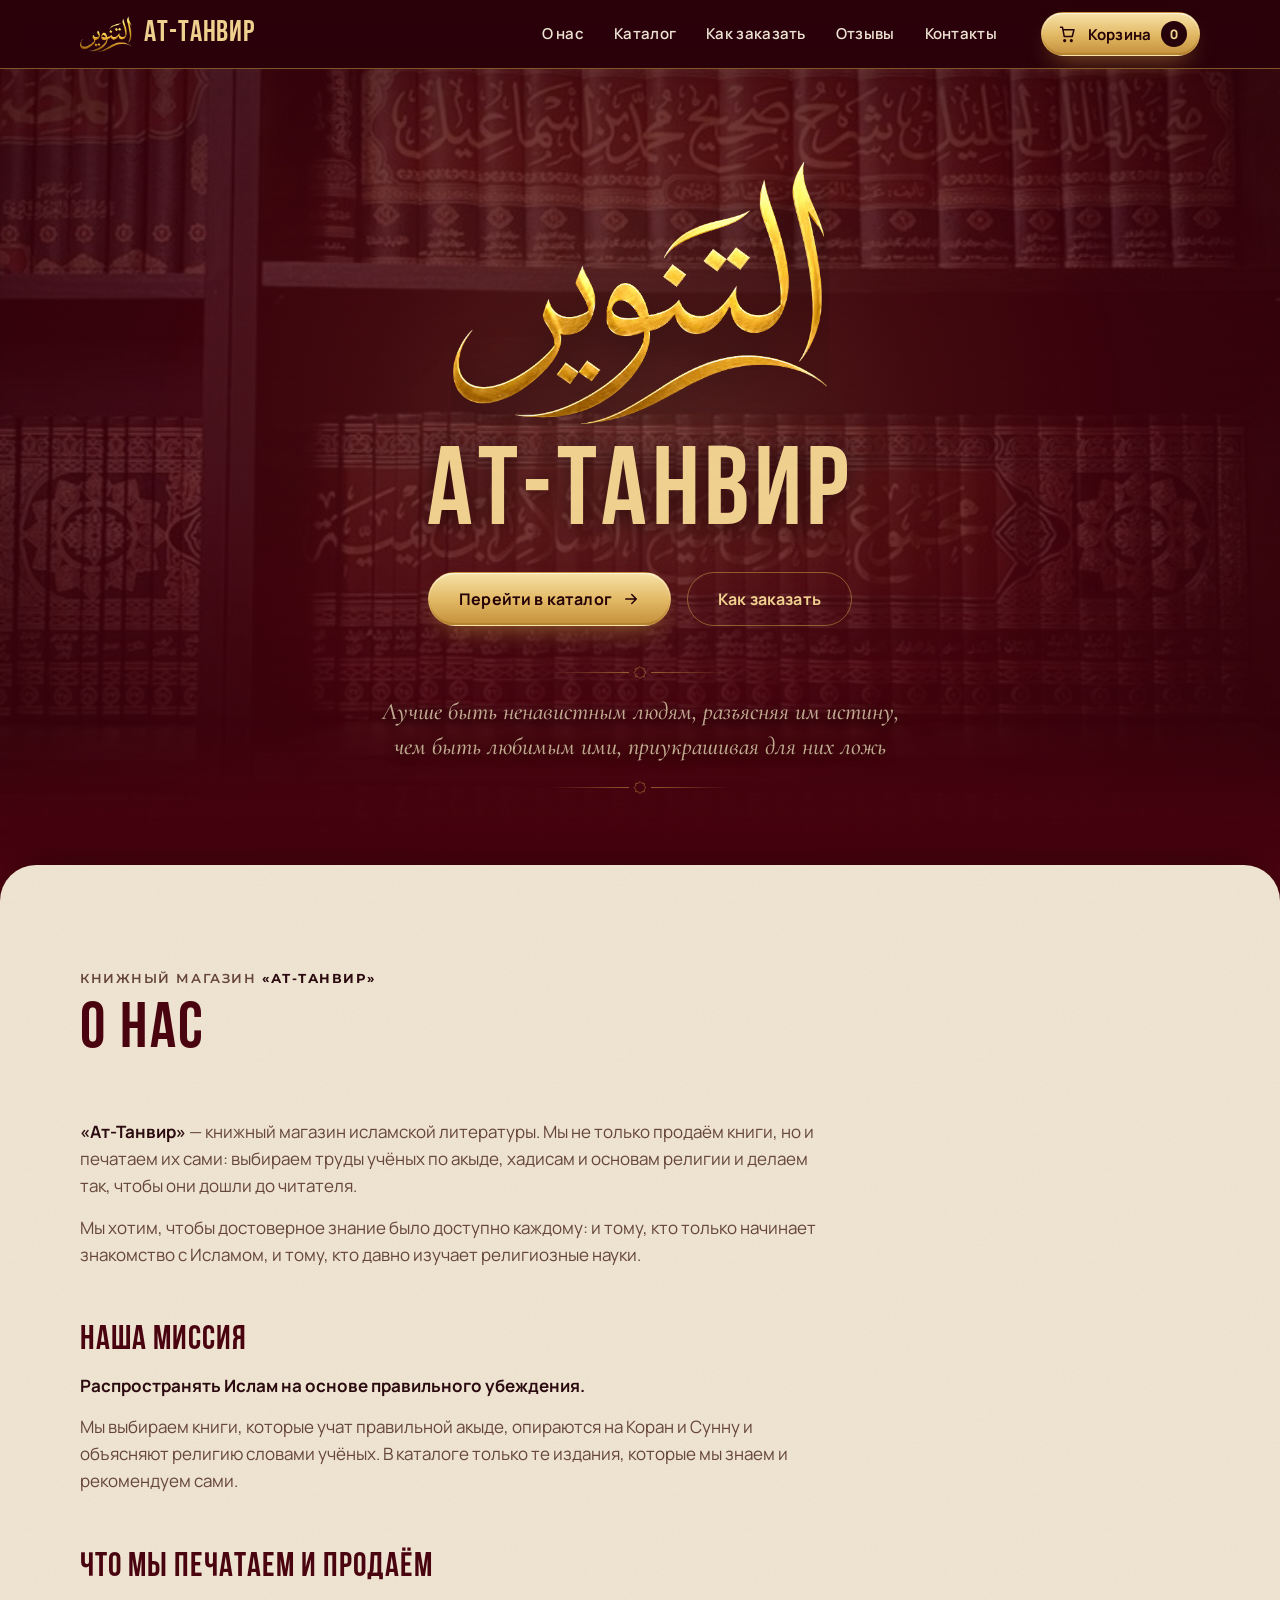
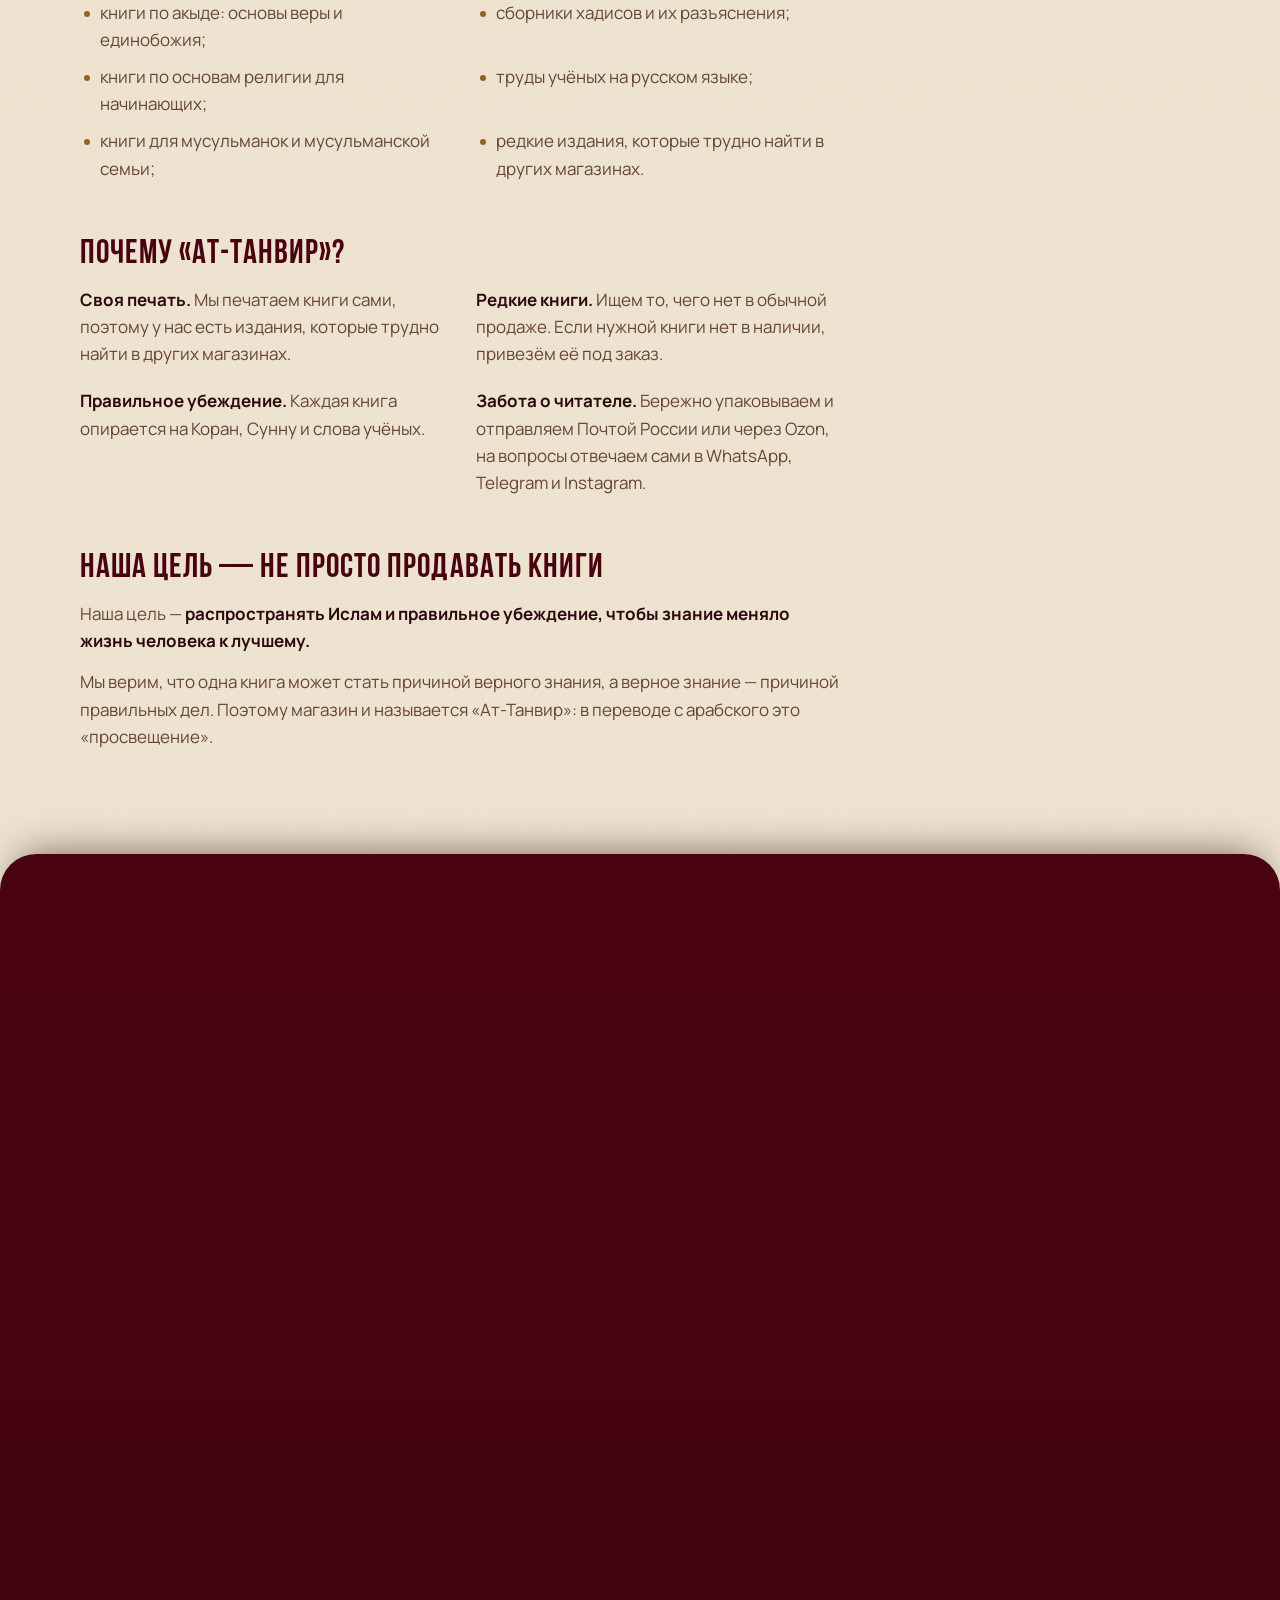
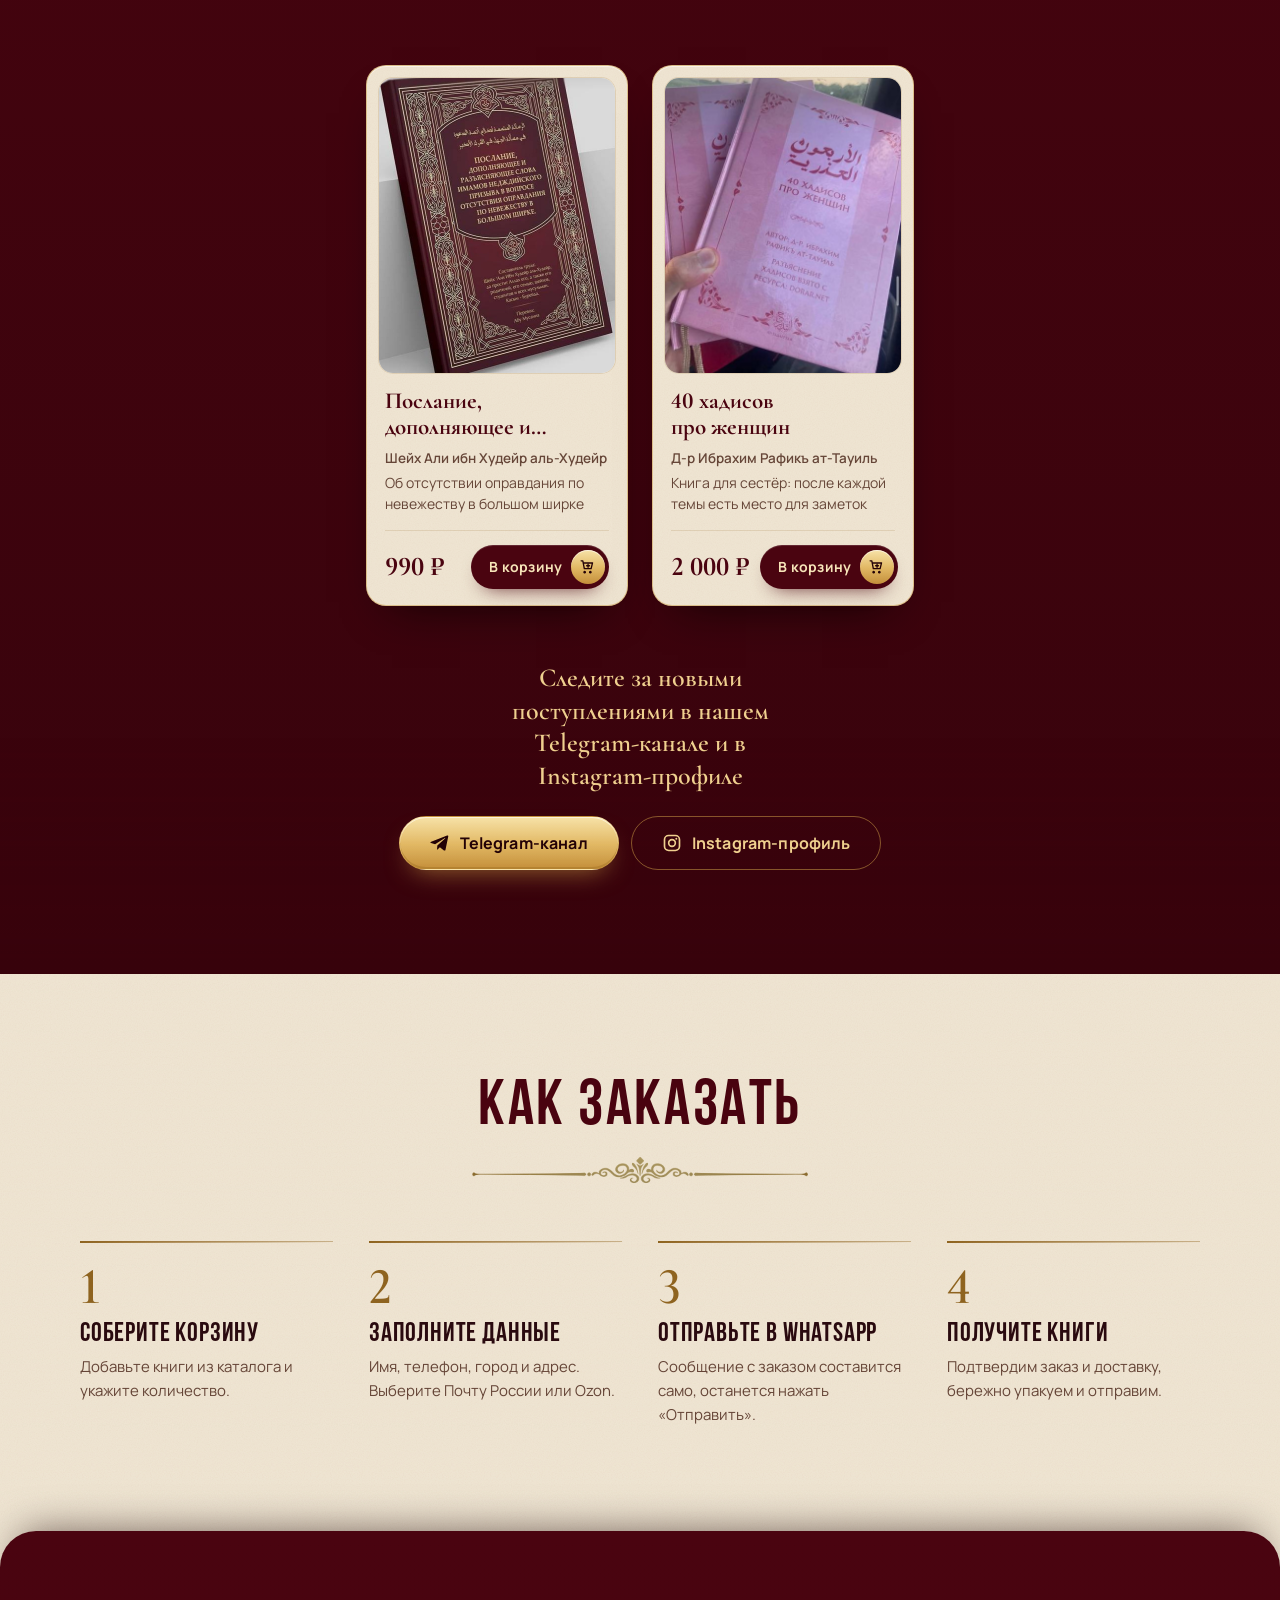
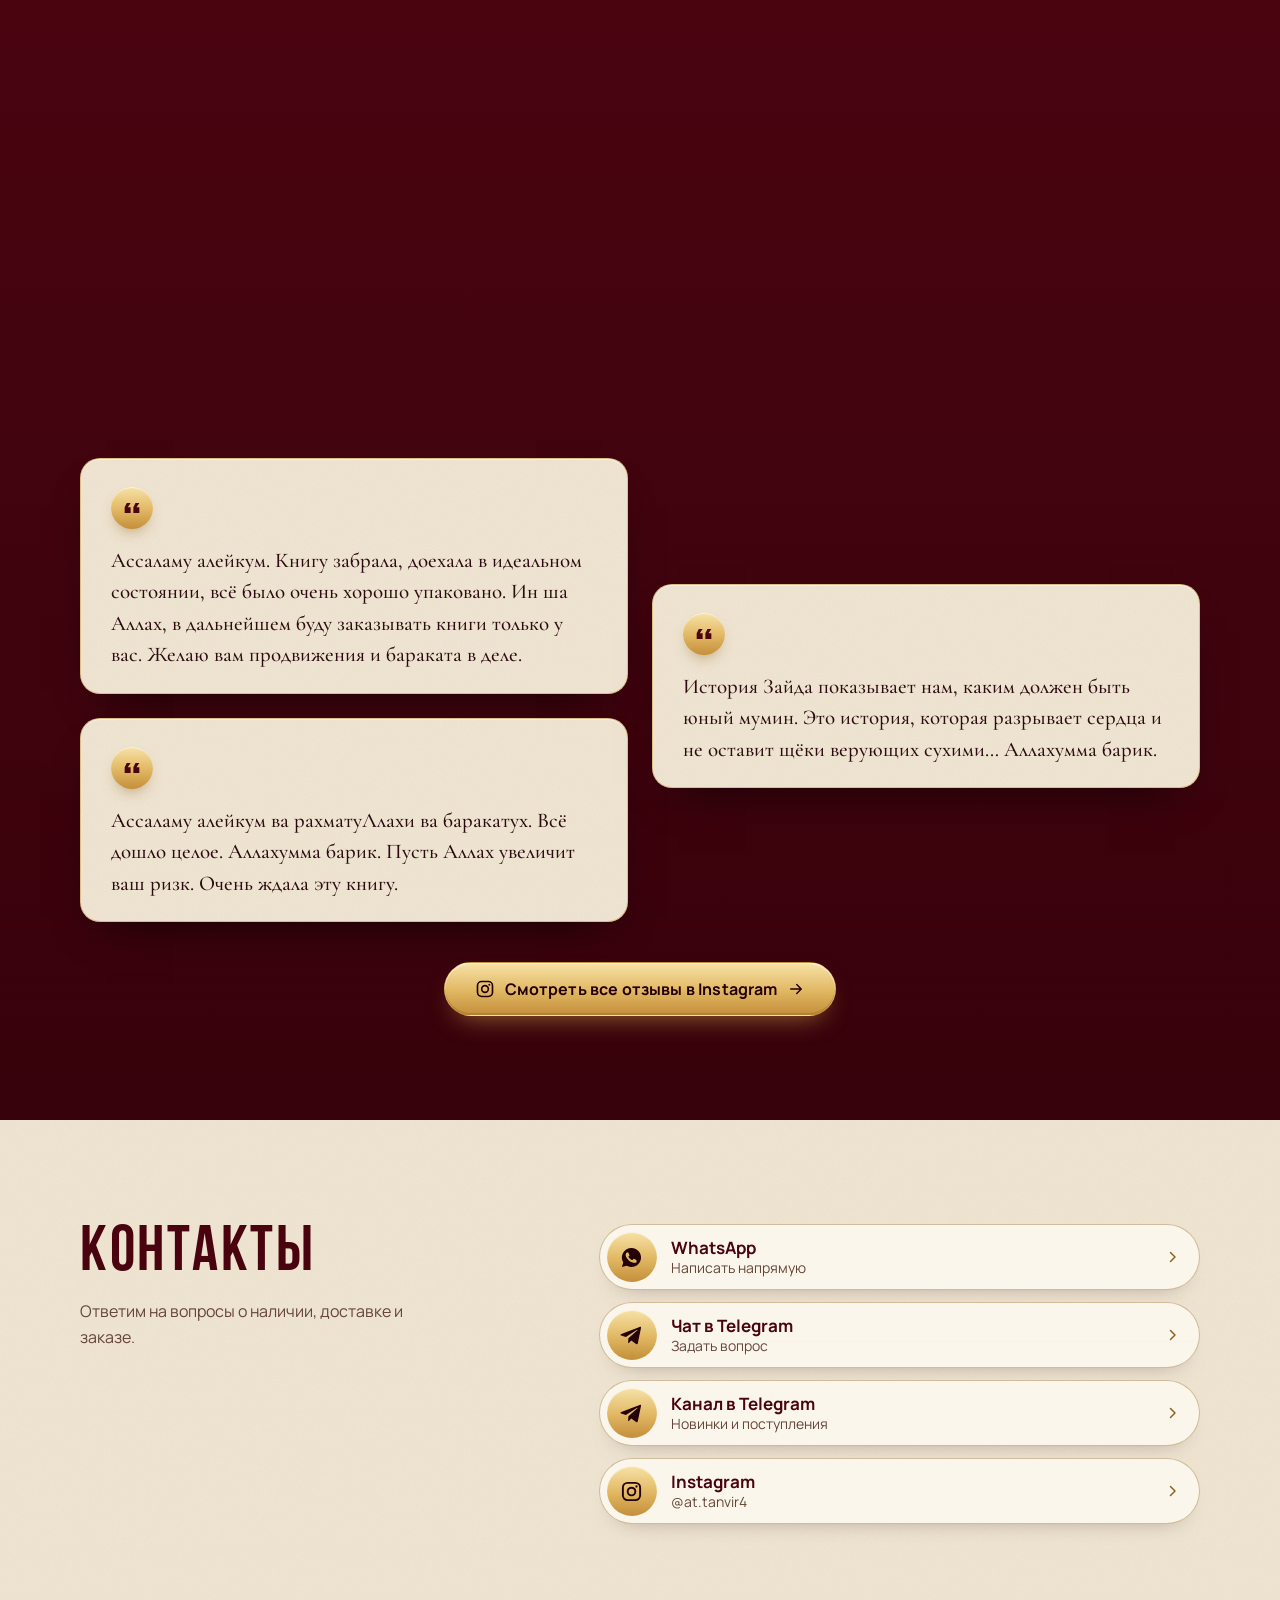
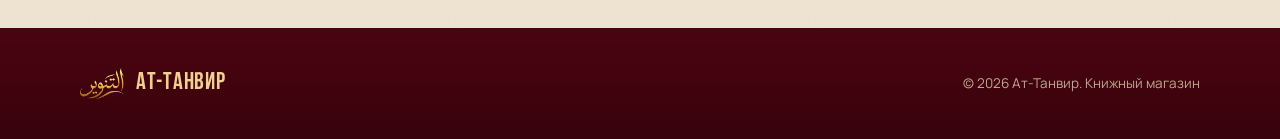
<file: index.html>
<!doctype html>
<html lang="ru">
<head>
  <meta charset="utf-8">
  <meta name="viewport" content="width=device-width, initial-scale=1">
  <title>Ат-Танвир — книжный магазин</title>
  <meta name="description" content="Ат-Танвир — книжный магазин исламской литературы. Доставка Почтой России и Ozon.">
  <meta name="theme-color" content="#26020a">
  <!-- Превью ссылки в WhatsApp, Telegram и соцсетях. Картинка 1200×630, адреса только полные -->
  <meta property="og:type" content="website">
  <meta property="og:site_name" content="Ат-Танвир">
  <meta property="og:locale" content="ru_RU">
  <meta property="og:url" content="https://xuz4ima-sketch.github.io/at-tanvir/">
  <meta property="og:title" content="Ат-Танвир — книжный магазин исламской литературы">
  <meta property="og:description" content="Книги по акыде, хадисам и основам религии. Своя печать, доставка Почтой России и Ozon.">
  <meta property="og:image" content="https://xuz4ima-sketch.github.io/at-tanvir/img/og-image.jpg">
  <meta property="og:image:type" content="image/jpeg">
  <meta property="og:image:width" content="1200">
  <meta property="og:image:height" content="630">
  <meta property="og:image:alt" content="Ат-Танвир — книжный магазин исламской литературы">
  <meta name="twitter:card" content="summary_large_image">
  <link rel="icon" type="image/png" href="img/favicon.png">
  <link rel="apple-touch-icon" href="img/apple-touch-icon.png">
  <link rel="preconnect" href="https://fonts.googleapis.com">
  <link rel="preconnect" href="https://fonts.gstatic.com" crossorigin>
  <link href="https://fonts.googleapis.com/css2?family=Cormorant+Garamond:ital,wght@0,500;0,600;0,700;1,500;1,600&family=Manrope:wght@400;500;600;700;800&family=Montserrat:wght@600;700&display=swap" rel="stylesheet">
  <link rel="preload" href="fonts/BebasNeue-Bold.woff" as="font" type="font/woff" crossorigin>
  <!-- Флаг для CSS: скрипт есть, элементы можно прятать до появления на экране -->
  <script>document.documentElement.classList.add("js")</script>
  <link rel="stylesheet" href="css/style.css?v=38c9e75b">
</head>
<body>

<header class="header" id="top">
  <div class="container header__inner">
    <a class="brand" href="#top" aria-label="Ат-Танвир — на главную">
      <img class="brand__mark" src="img/calligraphy.png" alt="" width="52" height="37">
      <span class="brand__name">Ат-Танвир</span>
    </a>
    <nav class="nav" id="siteNav" aria-label="Разделы сайта">
      <a href="#about">О нас</a>
      <a href="#catalog">Каталог</a>
      <a href="#how">Как заказать</a>
      <a href="#reviews">Отзывы</a>
      <a href="#contacts">Контакты</a>
    </nav>
    <button class="cart-btn" id="openCart" type="button" aria-label="Открыть корзину">
      <svg viewBox="0 0 24 24" width="20" height="20" aria-hidden="true"><path fill="none" stroke="currentColor" stroke-width="1.8" stroke-linecap="round" stroke-linejoin="round" d="M3 4h2.4l2.1 11h9.6l2-8H6.2M9 20a1 1 0 1 0 0 .01M17 20a1 1 0 1 0 0 .01"/></svg>
      <span class="cart-btn__label">Корзина</span>
      <span class="cart-btn__count" id="cartCount" aria-live="polite">0</span>
    </button>
    <!-- Кнопка меню: на телефоне и планшете, где разделы не помещаются в шапку -->
    <button class="menu-btn" id="menuBtn" type="button" aria-label="Открыть меню" aria-expanded="false" aria-controls="siteNav">
      <span class="menu-btn__bars" aria-hidden="true"></span>
    </button>
  </div>
</header>

<main class="stack">
  <section class="hero">
    <div class="hero__photo" aria-hidden="true"></div>
    <div class="hero__bg" aria-hidden="true"><div class="hero__layer"></div></div>
    <div class="container hero__inner">
      <div class="hero__art">
        <img class="hero__calligraphy" src="img/calligraphy.png" alt="Ат-Танвир, арабская каллиграфия" width="1199" height="843">
      </div>
      <div class="hero__text">
        <h1 class="hero__title">Ат-Танвир</h1>
        <div class="hero__actions">
          <a class="btn btn--gold" href="#catalog">
            Перейти в каталог
            <svg viewBox="0 0 24 24" width="18" height="18" aria-hidden="true"><path fill="none" stroke="currentColor" stroke-width="2" stroke-linecap="round" stroke-linejoin="round" d="M5 12h14M13 6l6 6-6 6"/></svg>
          </a>
          <a class="btn btn--ghost" href="#how">Как заказать</a>
        </div>
        <figure class="epigraph">
          <blockquote>Лучше быть ненавистным людям, разъясняя им истину, чем быть любимым ими, приукрашивая для них ложь</blockquote>
        </figure>
      </div>
    </div>
  </section>

  <section class="section section--alt" id="about">
    <div class="container">
      <div class="section__head section__head--left reveal">
        <p class="eyebrow">Книжный магазин <strong>«Ат-Танвир»</strong></p>
        <h2 class="section__title">О нас</h2>
      </div>
      <div class="about">
        <div class="about__intro reveal">
          <p><strong>«Ат-Танвир»</strong> — книжный магазин исламской литературы. Мы не только продаём книги, но и печатаем их сами: выбираем труды учёных по акыде, хадисам и основам религии и делаем так, чтобы они дошли до читателя.</p>
          <p>Мы хотим, чтобы достоверное знание было доступно каждому: и тому, кто только начинает знакомство с Исламом, и тому, кто давно изучает религиозные науки.</p>
        </div>

        <div class="about__block reveal">
          <h3 class="about__title">Наша миссия</h3>
          <p><strong>Распространять Ислам на основе правильного убеждения.</strong></p>
          <p>Мы выбираем книги, которые учат правильной акыде, опираются на Коран и Сунну и объясняют религию словами учёных. В каталоге только те издания, которые мы знаем и рекомендуем сами.</p>
        </div>

        <div class="about__block reveal">
          <h3 class="about__title">Что мы печатаем и продаём</h3>
          <ul class="about__list">
            <li>книги по акыде: основы веры и единобожия;</li>
            <li>сборники хадисов и их разъяснения;</li>
            <li>книги по основам религии для начинающих;</li>
            <li>труды учёных на русском языке;</li>
            <li>книги для мусульманок и мусульманской семьи;</li>
            <li>редкие издания, которые трудно найти в других магазинах.</li>
          </ul>
        </div>

        <div class="about__block reveal">
          <h3 class="about__title">Почему «Ат-Танвир»?</h3>
          <ul class="about__points">
            <li><strong>Своя печать.</strong> Мы печатаем книги сами, поэтому у нас есть издания, которые трудно найти в других магазинах.</li>
            <li><strong>Редкие книги.</strong> Ищем то, чего нет в обычной продаже. Если нужной книги нет в наличии, привезём её под заказ.</li>
            <li><strong>Правильное убеждение.</strong> Каждая книга опирается на Коран, Сунну и слова учёных.</li>
            <li><strong>Забота о читателе.</strong> Бережно упаковываем и отправляем Почтой России или через Ozon, на вопросы отвечаем сами в WhatsApp, Telegram и Instagram.</li>
          </ul>
        </div>

        <div class="about__block reveal">
          <h3 class="about__title">Наша цель — не просто продавать книги</h3>
          <p>Наша цель — <strong>распространять Ислам и правильное убеждение, чтобы знание меняло жизнь человека к лучшему.</strong></p>
          <p>Мы верим, что одна книга может стать причиной верного знания, а верное знание — причиной правильных дел. Поэтому магазин и называется «Ат-Танвир»: в переводе с арабского это «просвещение».</p>
        </div>
      </div>
    </div>
  </section>

  <!-- Каталог и «Как заказать» один лист: при прокрутке идут вместе, без наложения друг на друга -->
  <div class="stack__group">
  <section class="section" id="catalog">
    <div class="container">
      <div class="section__head reveal">
        <h2 class="section__title">Каталог</h2>
        <img class="ornament" src="img/divider.png" alt="" width="2040" height="180">
      </div>
      <div class="books" id="catalogGrid"></div>
      <div class="follow reveal">
        <p class="follow__text">Следите за новыми поступлениями в нашем Telegram-канале и в Instagram-профиле</p>
        <div class="follow__actions">
          <a class="btn btn--gold" id="followTelegram" href="https://t.me/prosveshcheniye76" target="_blank" rel="noopener noreferrer">
            <svg class="btn__icon" viewBox="0 0 24 24" width="20" height="20" aria-hidden="true"><path fill="currentColor" d="M21.9 4.2 18.6 20c-.2 1.1-.9 1.4-1.8.9l-5-3.7-2.4 2.3c-.3.3-.5.5-1 .5l.4-5.1 9.3-8.4c.4-.4-.1-.6-.6-.2L6.1 13.5 1.2 12c-1.1-.3-1.1-1 .2-1.6L20.5 3c.9-.3 1.7.2 1.4 1.2Z"/></svg>
            Telegram-канал
          </a>
          <a class="btn btn--ghost" id="followInstagram" href="https://www.instagram.com/at.tanvir4/" target="_blank" rel="noopener noreferrer">
            <svg class="btn__icon" viewBox="0 0 24 24" width="20" height="20" aria-hidden="true"><rect x="3" y="3" width="18" height="18" rx="5" fill="none" stroke="currentColor" stroke-width="2"/><circle cx="12" cy="12" r="4" fill="none" stroke="currentColor" stroke-width="2"/><circle cx="17.2" cy="6.8" r="1.2" fill="currentColor"/></svg>
            Instagram-профиль
          </a>
        </div>
      </div>
    </div>
  </section>

  <section class="section section--alt" id="how">
    <div class="container">
      <div class="section__head reveal">
        <h2 class="section__title">Как заказать</h2>
        <img class="ornament" src="img/divider.png" alt="" width="2040" height="180">
      </div>
      <ol class="steps">
        <li class="step reveal">
          <h3 class="step__title">Соберите корзину</h3>
          <p class="step__text">Добавьте книги из каталога и укажите количество.</p>
        </li>
        <li class="step reveal">
          <h3 class="step__title">Заполните данные</h3>
          <p class="step__text">Имя, телефон, город и адрес. Выберите Почту России или Ozon.</p>
        </li>
        <li class="step reveal">
          <h3 class="step__title">Отправьте в WhatsApp</h3>
          <p class="step__text">Сообщение с заказом составится само, останется нажать «Отправить».</p>
        </li>
        <li class="step reveal">
          <h3 class="step__title">Получите книги</h3>
          <p class="step__text">Подтвердим заказ и доставку, бережно упакуем и отправим.</p>
        </li>
      </ol>
    </div>
  </section>
  </div>

  <!-- Отзывы и контакты тоже один лист, подвал идёт за ними -->
  <div class="stack__group">
  <section class="section" id="reviews">
    <div class="container">
      <div class="section__head reveal">
        <h2 class="section__title">Отзывы покупателей</h2>
        <img class="ornament" src="img/divider.png" alt="" width="2040" height="180">
      </div>
      <div class="reviews" id="reviewsList"></div>
      <div class="reviews__more reveal">
        <a class="btn btn--gold" id="reviewsMore" href="https://www.instagram.com/at.tanvir4/" target="_blank" rel="noopener noreferrer">
          <svg class="btn__icon" viewBox="0 0 24 24" width="20" height="20" aria-hidden="true"><rect x="3" y="3" width="18" height="18" rx="5" fill="none" stroke="currentColor" stroke-width="2"/><circle cx="12" cy="12" r="4" fill="none" stroke="currentColor" stroke-width="2"/><circle cx="17.2" cy="6.8" r="1.2" fill="currentColor"/></svg>
          Смотреть все отзывы в Instagram
          <svg viewBox="0 0 24 24" width="18" height="18" aria-hidden="true"><path fill="none" stroke="currentColor" stroke-width="2" stroke-linecap="round" stroke-linejoin="round" d="M5 12h14M13 6l6 6-6 6"/></svg>
        </a>
      </div>
    </div>
  </section>

  <section class="section section--alt" id="contacts">
    <div class="container contacts-grid">
      <div class="reveal">
        <h2 class="section__title">Контакты</h2>
        <p class="contacts-text">Ответим на вопросы о наличии, доставке и заказе.</p>
      </div>
      <div class="contacts reveal" id="contactsList"></div>
    </div>
  </section>
  </div>
</main>

<footer class="footer">
  <div class="container footer__bottom">
    <span class="brand brand--footer">
      <img class="brand__mark" src="img/calligraphy.png" alt="" width="52" height="37">
      <span class="brand__name">Ат-Танвир</span>
    </span>
    <p class="footer__copy">© <span id="year"></span> Ат-Танвир. Книжный магазин</p>
  </div>
</footer>

<!-- Корзина -->
<div class="overlay" id="overlay" hidden></div>
<aside class="drawer" id="drawer" role="dialog" aria-modal="true" aria-labelledby="drawerTitle" aria-hidden="true" tabindex="-1">
  <div class="drawer__head">
    <h2 id="drawerTitle">Ваш заказ</h2>
    <button class="icon-btn" id="closeCart" type="button" aria-label="Закрыть корзину">
      <svg viewBox="0 0 24 24" width="22" height="22" aria-hidden="true"><path fill="none" stroke="currentColor" stroke-width="2" stroke-linecap="round" d="M6 6l12 12M18 6L6 18"/></svg>
    </button>
  </div>

  <div class="drawer__body">
    <p class="cart-empty" id="cartEmpty">Корзина пуста. Выберите книги в каталоге.</p>
    <ul class="cart-list" id="cartList"></ul>

    <form class="order" id="orderForm" novalidate hidden>
      <div class="total">
        <span>Итого за книги</span>
        <strong id="cartTotal">0 ₽</strong>
      </div>
      <p class="hint">Стоимость доставки уточним в WhatsApp при подтверждении заказа.</p>

      <div class="field">
        <label for="fName">Имя</label>
        <input id="fName" name="name" type="text" autocomplete="name" required>
        <span class="field__err" data-err="name"></span>
      </div>
      <div class="field">
        <label for="fPhone">Телефон</label>
        <input id="fPhone" name="phone" type="tel" inputmode="tel" autocomplete="tel" placeholder="+7 900 000-00-00" required>
        <span class="field__err" data-err="phone"></span>
      </div>

      <fieldset class="field field--radio">
        <legend>Способ доставки</legend>
        <label class="radio"><input type="radio" name="delivery" value="Почта России" checked><span>Почта России</span></label>
        <label class="radio"><input type="radio" name="delivery" value="Ozon"><span>Ozon</span></label>
      </fieldset>

      <div class="field">
        <label for="fCity">Город</label>
        <input id="fCity" name="city" type="text" autocomplete="address-level2" required>
        <span class="field__err" data-err="city"></span>
      </div>
      <div class="field">
        <label for="fAddress" id="addressLabel">Адрес или отделение Почты России</label>
        <input id="fAddress" name="address" type="text" autocomplete="street-address" required>
        <span class="field__err" data-err="address"></span>
      </div>
      <div class="field">
        <label for="fComment">Комментарий <small>(необязательно)</small></label>
        <textarea id="fComment" name="comment" rows="3"></textarea>
      </div>

      <button class="btn btn--wa btn--block" type="submit">
        <svg viewBox="0 0 24 24" width="20" height="20" aria-hidden="true"><path fill="currentColor" d="M12 2a10 10 0 0 0-8.6 15.1L2 22l5-1.3A10 10 0 1 0 12 2Zm5.8 14.2c-.2.7-1.4 1.3-2 1.4-.5.1-1.2.1-1.9-.1-.4-.1-1-.3-1.7-.6-3-1.3-4.9-4.3-5.1-4.5-.1-.2-1.2-1.6-1.2-3s.8-2.1 1-2.4c.3-.3.6-.3.8-.3h.6c.2 0 .4 0 .6.5l.9 2.1c.1.2.1.4 0 .5l-.4.6-.4.4c-.1.2-.3.3-.1.6.2.3.7 1.2 1.5 1.9 1 .9 1.9 1.2 2.2 1.3.3.1.4.1.6-.1l.8-1c.2-.3.4-.2.6-.1l2 1c.3.1.5.2.5.3.1.1.1.7-.1 1.4Z"/></svg>
        Отправить заказ в WhatsApp
      </button>
      <p class="hint hint--center">Откроется WhatsApp с готовым сообщением. Останется нажать «Отправить».</p>
      <p class="form-status" id="formStatus" role="alert"></p>
    </form>
  </div>
</aside>

<script src="data/books.js?v=38c9e75b"></script>
<script src="js/app.js?v=38c9e75b"></script>
</body>
</html>
</file>
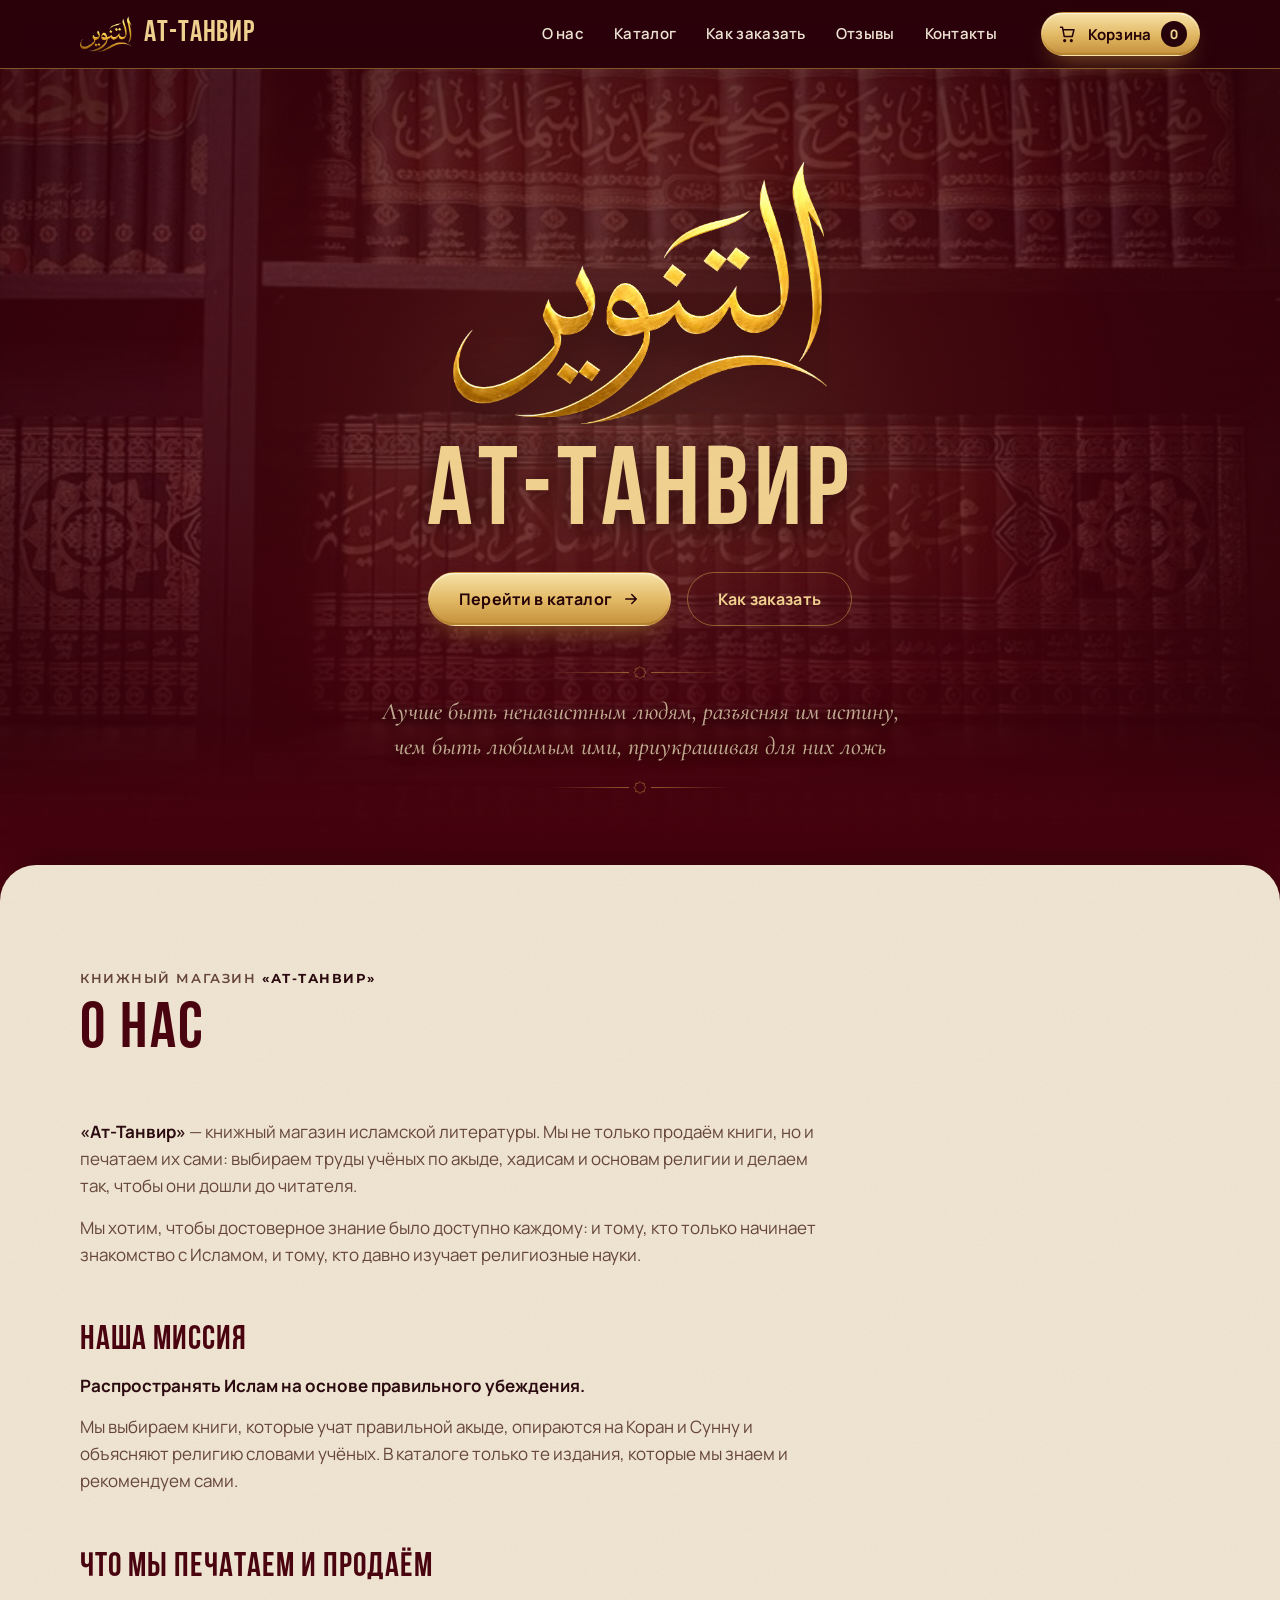
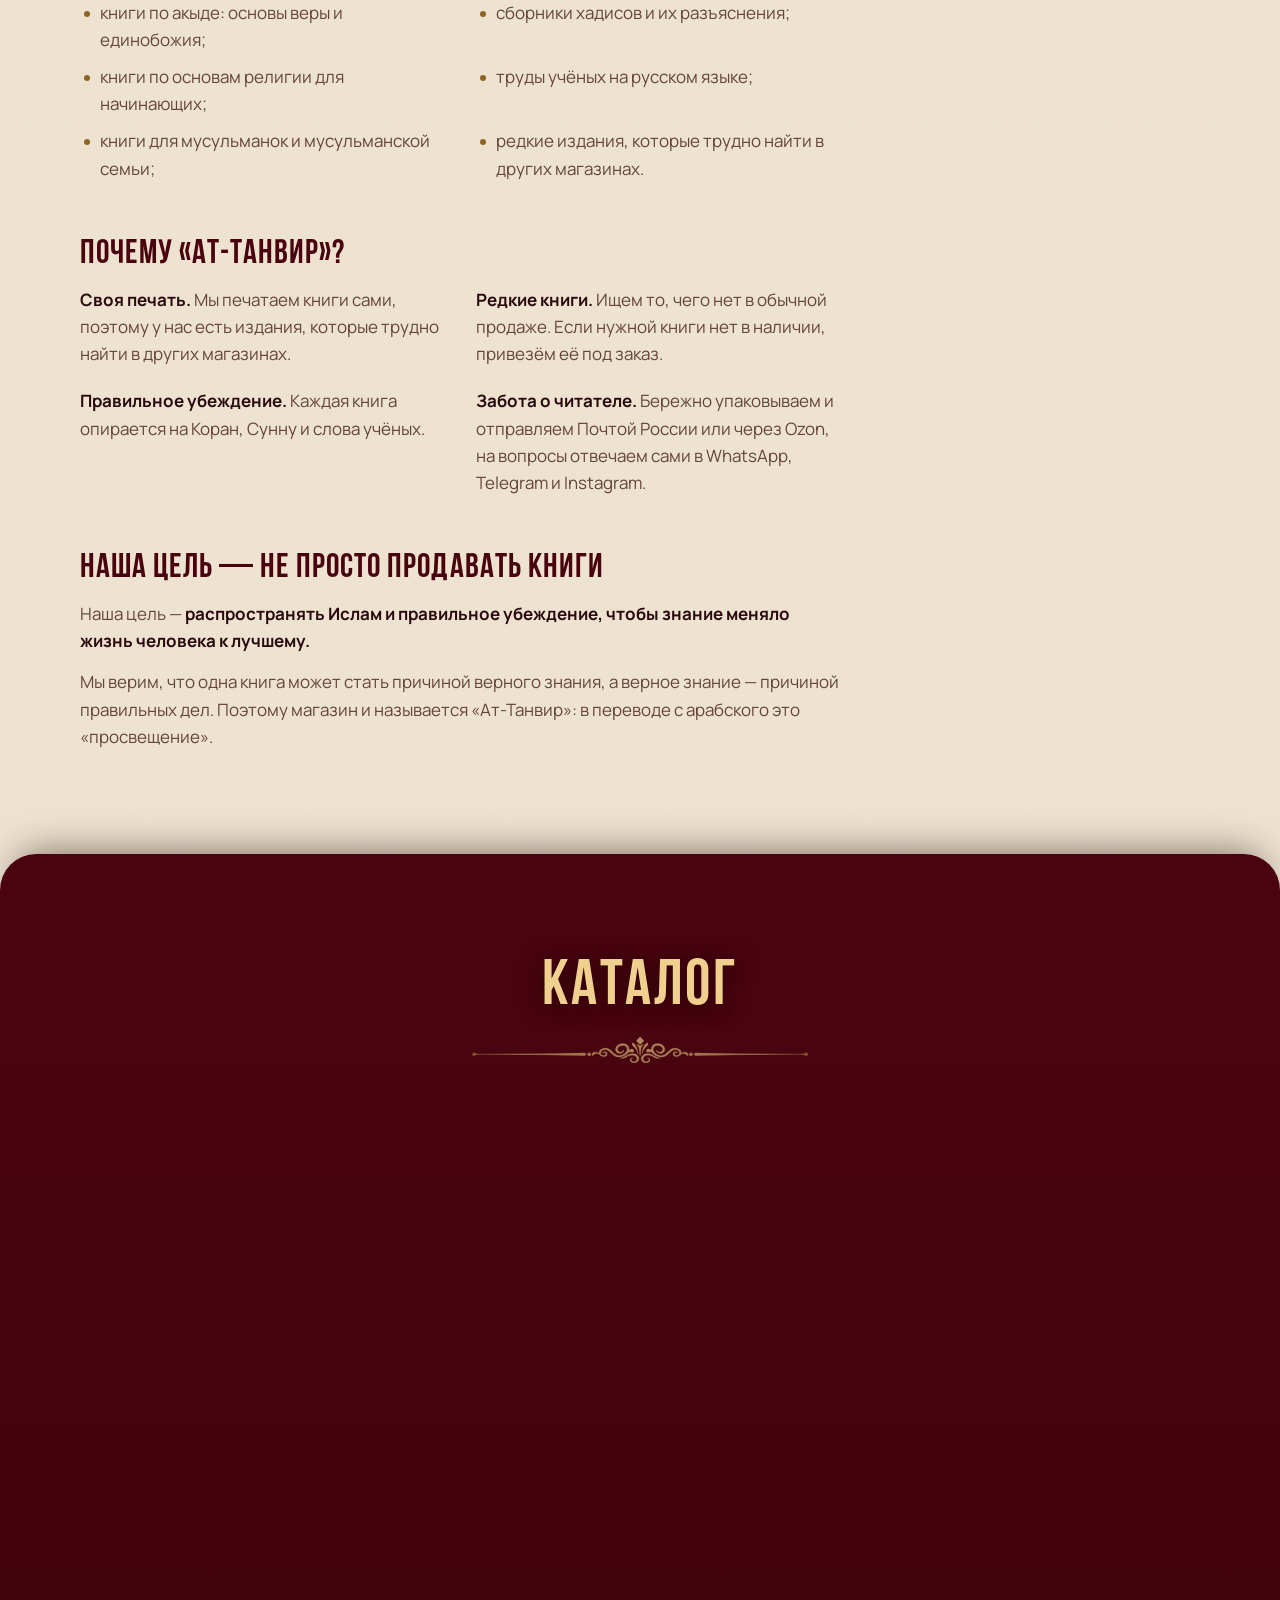
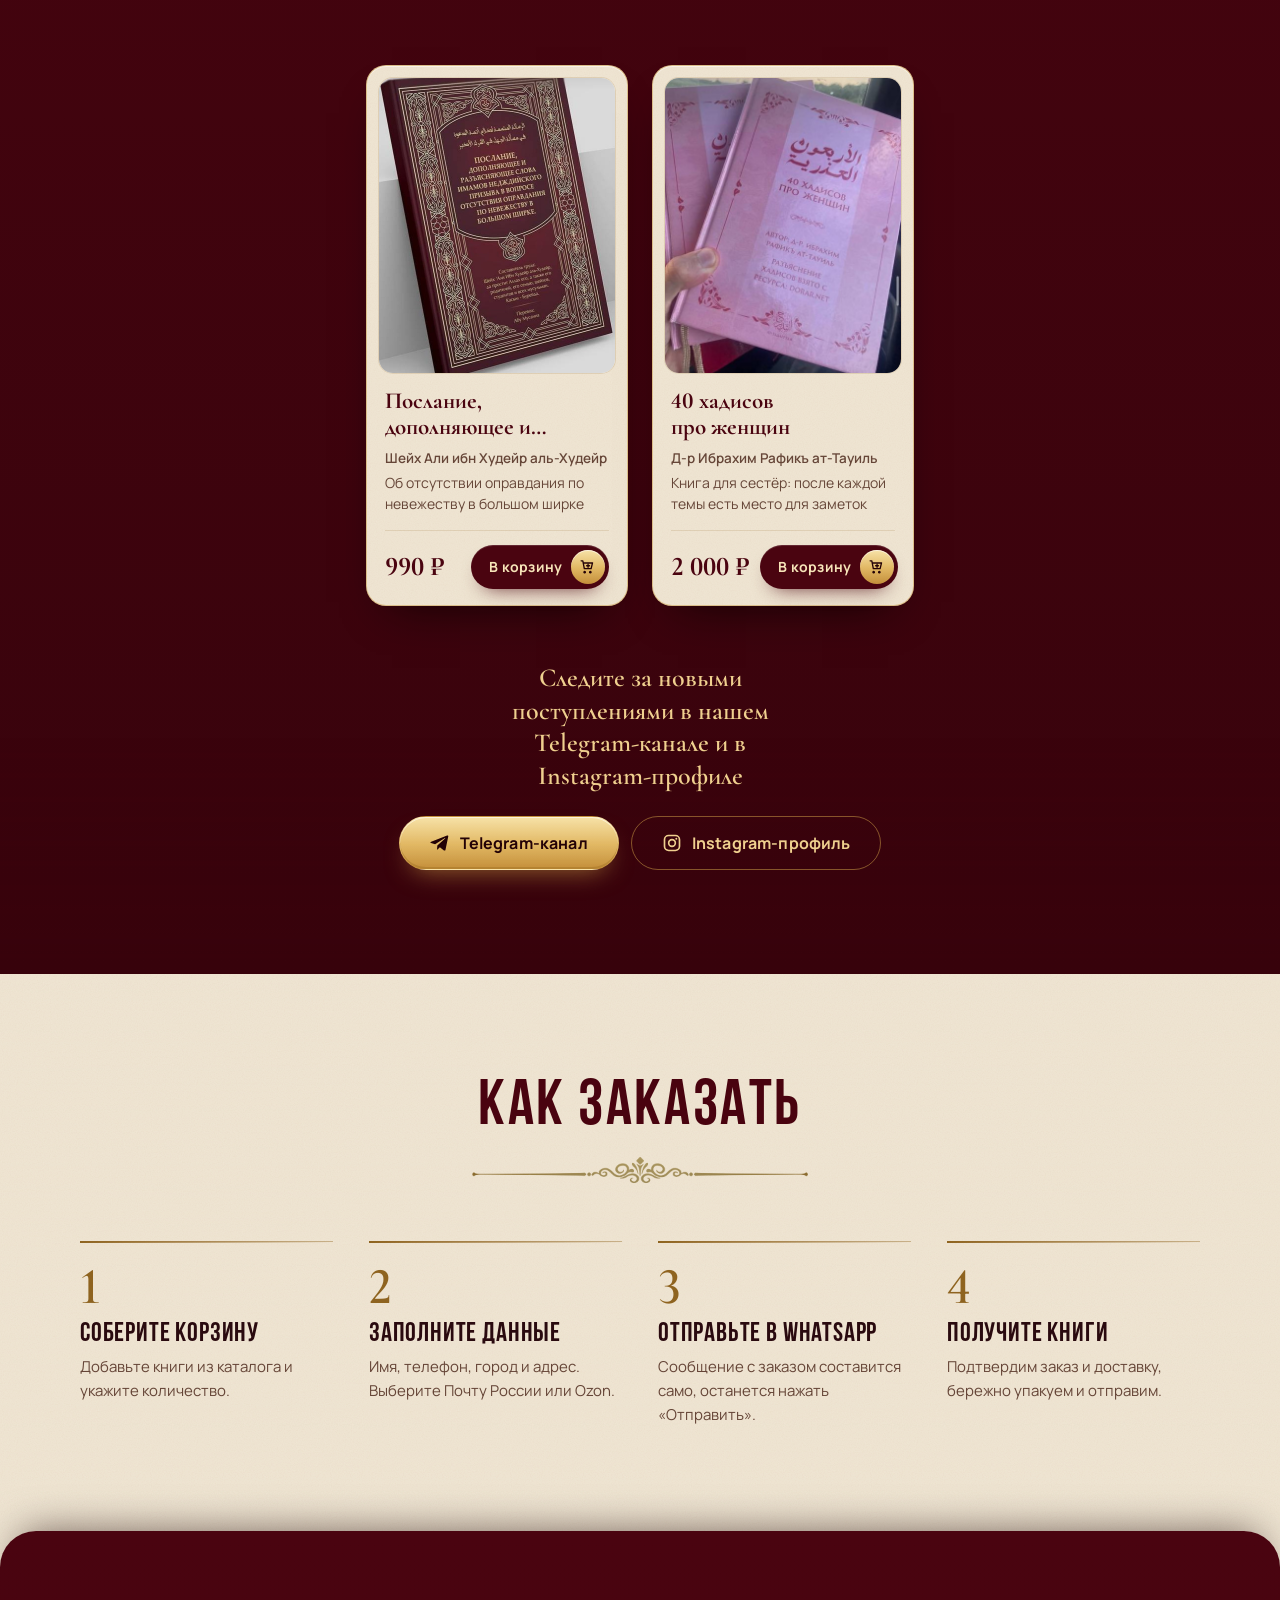
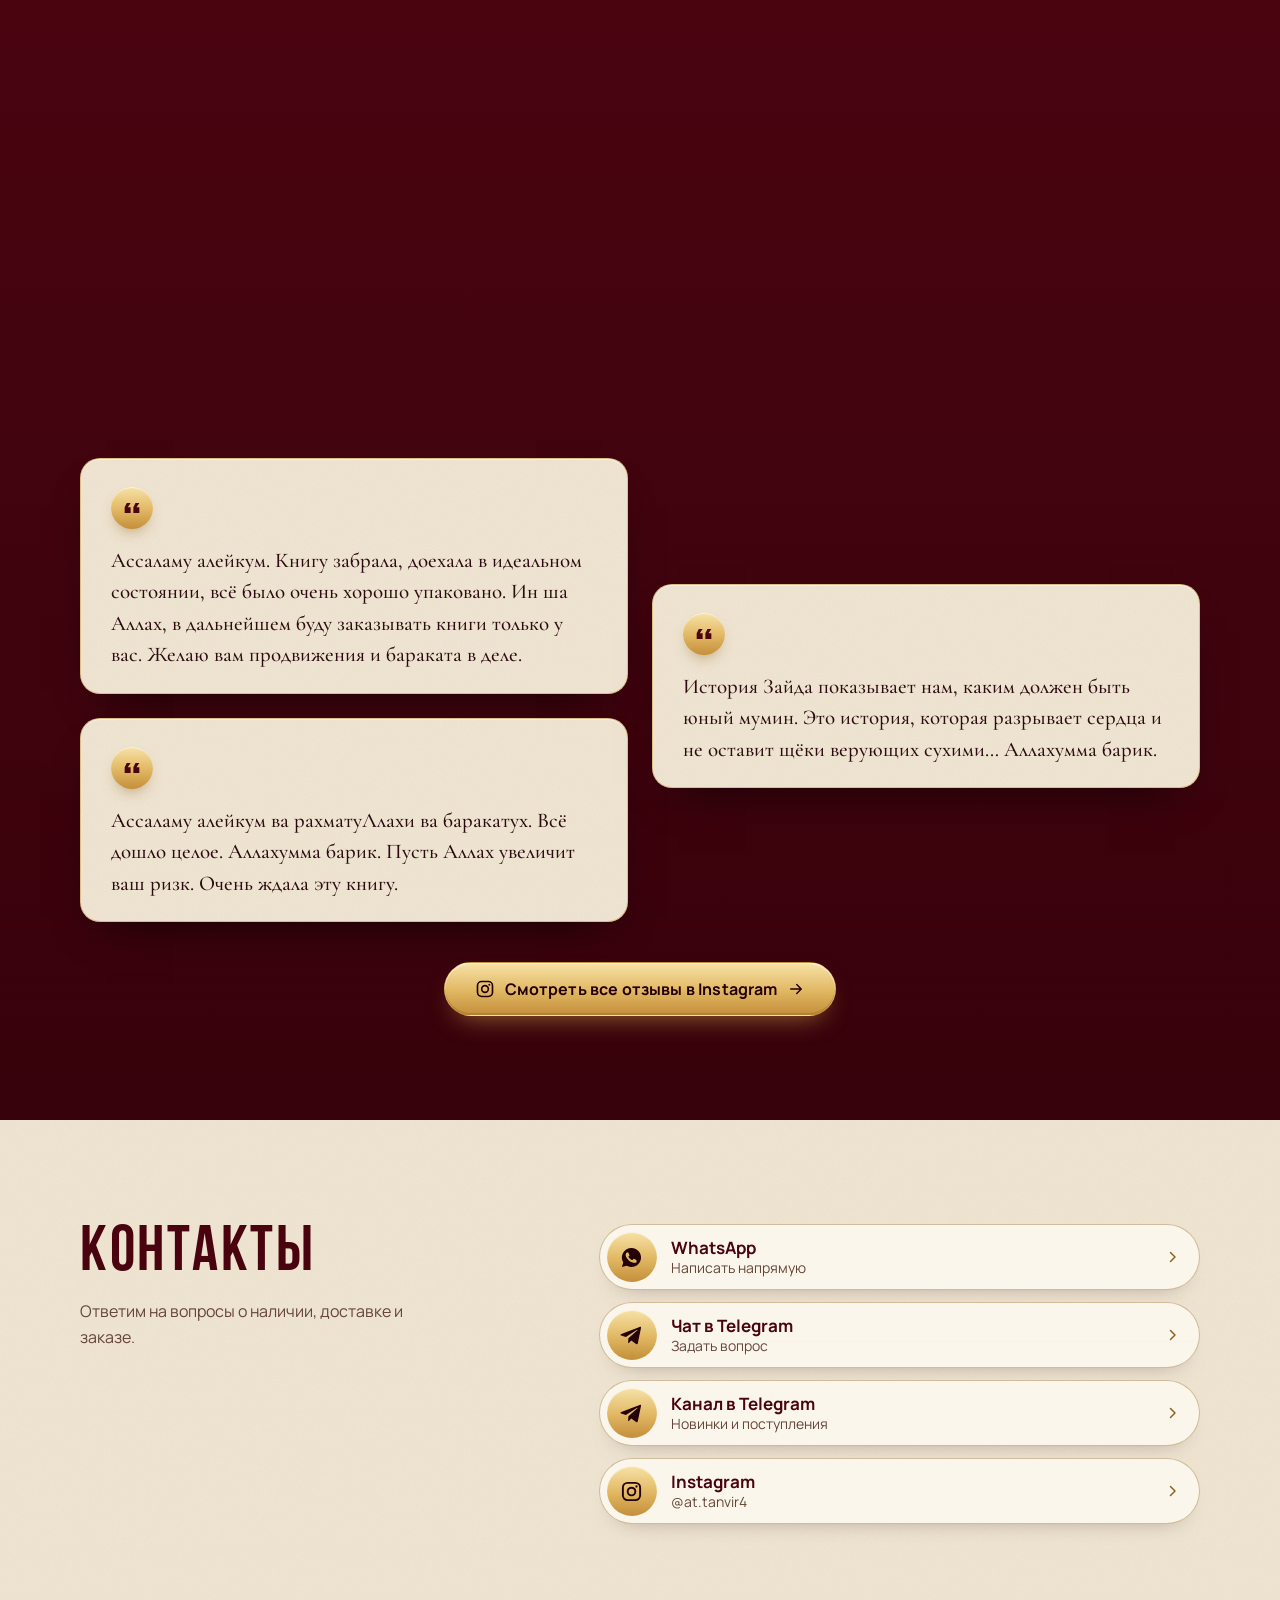
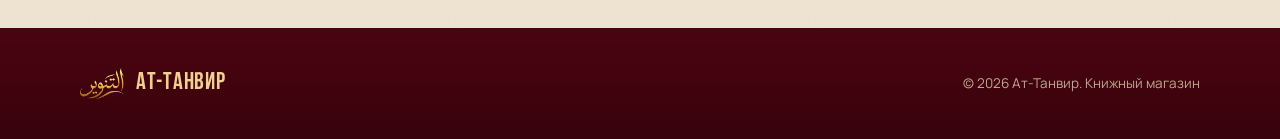
<file: site/index.html>
<!doctype html>
<html lang="ru">
<head>
  <meta charset="utf-8">
  <meta name="viewport" content="width=device-width, initial-scale=1">
  <title>Ат-Танвир — книжный магазин</title>
  <meta name="description" content="Ат-Танвир — книжный магазин исламской литературы. Доставка Почтой России и Ozon.">
  <meta name="theme-color" content="#26020a">
  <!-- Превью ссылки в WhatsApp, Telegram и соцсетях. Картинка 1200×630, адреса только полные -->
  <meta property="og:type" content="website">
  <meta property="og:site_name" content="Ат-Танвир">
  <meta property="og:locale" content="ru_RU">
  <meta property="og:url" content="https://xuz4ima-sketch.github.io/at-tanvir/">
  <meta property="og:title" content="Ат-Танвир — книжный магазин исламской литературы">
  <meta property="og:description" content="Книги по акыде, хадисам и основам религии. Своя печать, доставка Почтой России и Ozon.">
  <meta property="og:image" content="https://xuz4ima-sketch.github.io/at-tanvir/img/og-image.jpg">
  <meta property="og:image:type" content="image/jpeg">
  <meta property="og:image:width" content="1200">
  <meta property="og:image:height" content="630">
  <meta property="og:image:alt" content="Ат-Танвир — книжный магазин исламской литературы">
  <meta name="twitter:card" content="summary_large_image">
  <link rel="icon" type="image/png" href="img/favicon.png">
  <link rel="apple-touch-icon" href="img/apple-touch-icon.png">
  <link rel="preconnect" href="https://fonts.googleapis.com">
  <link rel="preconnect" href="https://fonts.gstatic.com" crossorigin>
  <link href="https://fonts.googleapis.com/css2?family=Cormorant+Garamond:ital,wght@0,500;0,600;0,700;1,500;1,600&family=Manrope:wght@400;500;600;700;800&family=Montserrat:wght@600;700&display=swap" rel="stylesheet">
  <link rel="preload" href="fonts/BebasNeue-Bold.woff" as="font" type="font/woff" crossorigin>
  <!-- Флаг для CSS: скрипт есть, элементы можно прятать до появления на экране -->
  <script>document.documentElement.classList.add("js")</script>
  <link rel="stylesheet" href="css/style.css?v=dev">
</head>
<body>

<header class="header" id="top">
  <div class="container header__inner">
    <a class="brand" href="#top" aria-label="Ат-Танвир — на главную">
      <img class="brand__mark" src="img/calligraphy.png" alt="" width="52" height="37">
      <span class="brand__name">Ат-Танвир</span>
    </a>
    <nav class="nav" id="siteNav" aria-label="Разделы сайта">
      <a href="#about">О нас</a>
      <a href="#catalog">Каталог</a>
      <a href="#how">Как заказать</a>
      <a href="#reviews">Отзывы</a>
      <a href="#contacts">Контакты</a>
    </nav>
    <button class="cart-btn" id="openCart" type="button" aria-label="Открыть корзину">
      <svg viewBox="0 0 24 24" width="20" height="20" aria-hidden="true"><path fill="none" stroke="currentColor" stroke-width="1.8" stroke-linecap="round" stroke-linejoin="round" d="M3 4h2.4l2.1 11h9.6l2-8H6.2M9 20a1 1 0 1 0 0 .01M17 20a1 1 0 1 0 0 .01"/></svg>
      <span class="cart-btn__label">Корзина</span>
      <span class="cart-btn__count" id="cartCount" aria-live="polite">0</span>
    </button>
    <!-- Кнопка меню: на телефоне и планшете, где разделы не помещаются в шапку -->
    <button class="menu-btn" id="menuBtn" type="button" aria-label="Открыть меню" aria-expanded="false" aria-controls="siteNav">
      <span class="menu-btn__bars" aria-hidden="true"></span>
    </button>
  </div>
</header>

<main class="stack">
  <section class="hero">
    <div class="hero__photo" aria-hidden="true"></div>
    <div class="hero__bg" aria-hidden="true"><div class="hero__layer"></div></div>
    <div class="container hero__inner">
      <div class="hero__art">
        <img class="hero__calligraphy" src="img/calligraphy.png" alt="Ат-Танвир, арабская каллиграфия" width="1199" height="843">
      </div>
      <div class="hero__text">
        <h1 class="hero__title">Ат-Танвир</h1>
        <div class="hero__actions">
          <a class="btn btn--gold" href="#catalog">
            Перейти в каталог
            <svg viewBox="0 0 24 24" width="18" height="18" aria-hidden="true"><path fill="none" stroke="currentColor" stroke-width="2" stroke-linecap="round" stroke-linejoin="round" d="M5 12h14M13 6l6 6-6 6"/></svg>
          </a>
          <a class="btn btn--ghost" href="#how">Как заказать</a>
        </div>
        <figure class="epigraph">
          <blockquote>Лучше быть ненавистным людям, разъясняя им истину, чем быть любимым ими, приукрашивая для них ложь</blockquote>
        </figure>
      </div>
    </div>
  </section>

  <section class="section section--alt" id="about">
    <div class="container">
      <div class="section__head section__head--left reveal">
        <p class="eyebrow">Книжный магазин <strong>«Ат-Танвир»</strong></p>
        <h2 class="section__title">О нас</h2>
      </div>
      <div class="about">
        <div class="about__intro reveal">
          <p><strong>«Ат-Танвир»</strong> — книжный магазин исламской литературы. Мы не только продаём книги, но и печатаем их сами: выбираем труды учёных по акыде, хадисам и основам религии и делаем так, чтобы они дошли до читателя.</p>
          <p>Мы хотим, чтобы достоверное знание было доступно каждому: и тому, кто только начинает знакомство с Исламом, и тому, кто давно изучает религиозные науки.</p>
        </div>

        <div class="about__block reveal">
          <h3 class="about__title">Наша миссия</h3>
          <p><strong>Распространять Ислам на основе правильного убеждения.</strong></p>
          <p>Мы выбираем книги, которые учат правильной акыде, опираются на Коран и Сунну и объясняют религию словами учёных. В каталоге только те издания, которые мы знаем и рекомендуем сами.</p>
        </div>

        <div class="about__block reveal">
          <h3 class="about__title">Что мы печатаем и продаём</h3>
          <ul class="about__list">
            <li>книги по акыде: основы веры и единобожия;</li>
            <li>сборники хадисов и их разъяснения;</li>
            <li>книги по основам религии для начинающих;</li>
            <li>труды учёных на русском языке;</li>
            <li>книги для мусульманок и мусульманской семьи;</li>
            <li>редкие издания, которые трудно найти в других магазинах.</li>
          </ul>
        </div>

        <div class="about__block reveal">
          <h3 class="about__title">Почему «Ат-Танвир»?</h3>
          <ul class="about__points">
            <li><strong>Своя печать.</strong> Мы печатаем книги сами, поэтому у нас есть издания, которые трудно найти в других магазинах.</li>
            <li><strong>Редкие книги.</strong> Ищем то, чего нет в обычной продаже. Если нужной книги нет в наличии, привезём её под заказ.</li>
            <li><strong>Правильное убеждение.</strong> Каждая книга опирается на Коран, Сунну и слова учёных.</li>
            <li><strong>Забота о читателе.</strong> Бережно упаковываем и отправляем Почтой России или через Ozon, на вопросы отвечаем сами в WhatsApp, Telegram и Instagram.</li>
          </ul>
        </div>

        <div class="about__block reveal">
          <h3 class="about__title">Наша цель — не просто продавать книги</h3>
          <p>Наша цель — <strong>распространять Ислам и правильное убеждение, чтобы знание меняло жизнь человека к лучшему.</strong></p>
          <p>Мы верим, что одна книга может стать причиной верного знания, а верное знание — причиной правильных дел. Поэтому магазин и называется «Ат-Танвир»: в переводе с арабского это «просвещение».</p>
        </div>
      </div>
    </div>
  </section>

  <!-- Каталог и «Как заказать» один лист: при прокрутке идут вместе, без наложения друг на друга -->
  <div class="stack__group">
  <section class="section" id="catalog">
    <div class="container">
      <div class="section__head reveal">
        <h2 class="section__title">Каталог</h2>
        <img class="ornament" src="img/divider.png" alt="" width="2040" height="180">
      </div>
      <div class="books" id="catalogGrid"></div>
      <div class="follow reveal">
        <p class="follow__text">Следите за новыми поступлениями в нашем Telegram-канале и в Instagram-профиле</p>
        <div class="follow__actions">
          <a class="btn btn--gold" id="followTelegram" href="https://t.me/prosveshcheniye76" target="_blank" rel="noopener noreferrer">
            <svg class="btn__icon" viewBox="0 0 24 24" width="20" height="20" aria-hidden="true"><path fill="currentColor" d="M21.9 4.2 18.6 20c-.2 1.1-.9 1.4-1.8.9l-5-3.7-2.4 2.3c-.3.3-.5.5-1 .5l.4-5.1 9.3-8.4c.4-.4-.1-.6-.6-.2L6.1 13.5 1.2 12c-1.1-.3-1.1-1 .2-1.6L20.5 3c.9-.3 1.7.2 1.4 1.2Z"/></svg>
            Telegram-канал
          </a>
          <a class="btn btn--ghost" id="followInstagram" href="https://www.instagram.com/at.tanvir4/" target="_blank" rel="noopener noreferrer">
            <svg class="btn__icon" viewBox="0 0 24 24" width="20" height="20" aria-hidden="true"><rect x="3" y="3" width="18" height="18" rx="5" fill="none" stroke="currentColor" stroke-width="2"/><circle cx="12" cy="12" r="4" fill="none" stroke="currentColor" stroke-width="2"/><circle cx="17.2" cy="6.8" r="1.2" fill="currentColor"/></svg>
            Instagram-профиль
          </a>
        </div>
      </div>
    </div>
  </section>

  <section class="section section--alt" id="how">
    <div class="container">
      <div class="section__head reveal">
        <h2 class="section__title">Как заказать</h2>
        <img class="ornament" src="img/divider.png" alt="" width="2040" height="180">
      </div>
      <ol class="steps">
        <li class="step reveal">
          <h3 class="step__title">Соберите корзину</h3>
          <p class="step__text">Добавьте книги из каталога и укажите количество.</p>
        </li>
        <li class="step reveal">
          <h3 class="step__title">Заполните данные</h3>
          <p class="step__text">Имя, телефон, город и адрес. Выберите Почту России или Ozon.</p>
        </li>
        <li class="step reveal">
          <h3 class="step__title">Отправьте в WhatsApp</h3>
          <p class="step__text">Сообщение с заказом составится само, останется нажать «Отправить».</p>
        </li>
        <li class="step reveal">
          <h3 class="step__title">Получите книги</h3>
          <p class="step__text">Подтвердим заказ и доставку, бережно упакуем и отправим.</p>
        </li>
      </ol>
    </div>
  </section>
  </div>

  <!-- Отзывы и контакты тоже один лист, подвал идёт за ними -->
  <div class="stack__group">
  <section class="section" id="reviews">
    <div class="container">
      <div class="section__head reveal">
        <h2 class="section__title">Отзывы покупателей</h2>
        <img class="ornament" src="img/divider.png" alt="" width="2040" height="180">
      </div>
      <div class="reviews" id="reviewsList"></div>
      <div class="reviews__more reveal">
        <a class="btn btn--gold" id="reviewsMore" href="https://www.instagram.com/at.tanvir4/" target="_blank" rel="noopener noreferrer">
          <svg class="btn__icon" viewBox="0 0 24 24" width="20" height="20" aria-hidden="true"><rect x="3" y="3" width="18" height="18" rx="5" fill="none" stroke="currentColor" stroke-width="2"/><circle cx="12" cy="12" r="4" fill="none" stroke="currentColor" stroke-width="2"/><circle cx="17.2" cy="6.8" r="1.2" fill="currentColor"/></svg>
          Смотреть все отзывы в Instagram
          <svg viewBox="0 0 24 24" width="18" height="18" aria-hidden="true"><path fill="none" stroke="currentColor" stroke-width="2" stroke-linecap="round" stroke-linejoin="round" d="M5 12h14M13 6l6 6-6 6"/></svg>
        </a>
      </div>
    </div>
  </section>

  <section class="section section--alt" id="contacts">
    <div class="container contacts-grid">
      <div class="reveal">
        <h2 class="section__title">Контакты</h2>
        <p class="contacts-text">Ответим на вопросы о наличии, доставке и заказе.</p>
      </div>
      <div class="contacts reveal" id="contactsList"></div>
    </div>
  </section>
  </div>
</main>

<footer class="footer">
  <div class="container footer__bottom">
    <span class="brand brand--footer">
      <img class="brand__mark" src="img/calligraphy.png" alt="" width="52" height="37">
      <span class="brand__name">Ат-Танвир</span>
    </span>
    <p class="footer__copy">© <span id="year"></span> Ат-Танвир. Книжный магазин</p>
  </div>
</footer>

<!-- Корзина -->
<div class="overlay" id="overlay" hidden></div>
<aside class="drawer" id="drawer" role="dialog" aria-modal="true" aria-labelledby="drawerTitle" aria-hidden="true" tabindex="-1">
  <div class="drawer__head">
    <h2 id="drawerTitle">Ваш заказ</h2>
    <button class="icon-btn" id="closeCart" type="button" aria-label="Закрыть корзину">
      <svg viewBox="0 0 24 24" width="22" height="22" aria-hidden="true"><path fill="none" stroke="currentColor" stroke-width="2" stroke-linecap="round" d="M6 6l12 12M18 6L6 18"/></svg>
    </button>
  </div>

  <div class="drawer__body">
    <p class="cart-empty" id="cartEmpty">Корзина пуста. Выберите книги в каталоге.</p>
    <ul class="cart-list" id="cartList"></ul>

    <form class="order" id="orderForm" novalidate hidden>
      <div class="total">
        <span>Итого за книги</span>
        <strong id="cartTotal">0 ₽</strong>
      </div>
      <p class="hint">Стоимость доставки уточним в WhatsApp при подтверждении заказа.</p>

      <div class="field">
        <label for="fName">Имя</label>
        <input id="fName" name="name" type="text" autocomplete="name" required>
        <span class="field__err" data-err="name"></span>
      </div>
      <div class="field">
        <label for="fPhone">Телефон</label>
        <input id="fPhone" name="phone" type="tel" inputmode="tel" autocomplete="tel" placeholder="+7 900 000-00-00" required>
        <span class="field__err" data-err="phone"></span>
      </div>

      <fieldset class="field field--radio">
        <legend>Способ доставки</legend>
        <label class="radio"><input type="radio" name="delivery" value="Почта России" checked><span>Почта России</span></label>
        <label class="radio"><input type="radio" name="delivery" value="Ozon"><span>Ozon</span></label>
      </fieldset>

      <div class="field">
        <label for="fCity">Город</label>
        <input id="fCity" name="city" type="text" autocomplete="address-level2" required>
        <span class="field__err" data-err="city"></span>
      </div>
      <div class="field">
        <label for="fAddress" id="addressLabel">Адрес или отделение Почты России</label>
        <input id="fAddress" name="address" type="text" autocomplete="street-address" required>
        <span class="field__err" data-err="address"></span>
      </div>
      <div class="field">
        <label for="fComment">Комментарий <small>(необязательно)</small></label>
        <textarea id="fComment" name="comment" rows="3"></textarea>
      </div>

      <button class="btn btn--wa btn--block" type="submit">
        <svg viewBox="0 0 24 24" width="20" height="20" aria-hidden="true"><path fill="currentColor" d="M12 2a10 10 0 0 0-8.6 15.1L2 22l5-1.3A10 10 0 1 0 12 2Zm5.8 14.2c-.2.7-1.4 1.3-2 1.4-.5.1-1.2.1-1.9-.1-.4-.1-1-.3-1.7-.6-3-1.3-4.9-4.3-5.1-4.5-.1-.2-1.2-1.6-1.2-3s.8-2.1 1-2.4c.3-.3.6-.3.8-.3h.6c.2 0 .4 0 .6.5l.9 2.1c.1.2.1.4 0 .5l-.4.6-.4.4c-.1.2-.3.3-.1.6.2.3.7 1.2 1.5 1.9 1 .9 1.9 1.2 2.2 1.3.3.1.4.1.6-.1l.8-1c.2-.3.4-.2.6-.1l2 1c.3.1.5.2.5.3.1.1.1.7-.1 1.4Z"/></svg>
        Отправить заказ в WhatsApp
      </button>
      <p class="hint hint--center">Откроется WhatsApp с готовым сообщением. Останется нажать «Отправить».</p>
      <p class="form-status" id="formStatus" role="alert"></p>
    </form>
  </div>
</aside>

<script src="data/books.js?v=dev"></script>
<script src="js/app.js?v=dev"></script>
</body>
</html>
</file>
<file: css/style.css>
/*
  Ат-Танвир. Бордовый логотипа с золотом и второй цвет, пергамент, как страницы книги.
  Секции чередуются: бордовый, пергамент, бордовый, пергамент… (первый экран и подвал бордовые).
  Бордовая секция без модификатора (.section), пергаментная с классом .section--alt.
  Бордовые секции слегка темнеют книзу, на пергаменте едва заметная фактура бумаги.
  Между секциями нет узоров. Первый экран, «О нас», каталог с «Как заказать» и отзывы с контактами это листы:
  при прокрутке следующий наезжает на предыдущий, а тот останавливается, уменьшается и темнеет
  (раздел «Листы при прокрутке» ниже).
  На светлом фоне свои цвета текста и линий: блок «Светлая поверхность» ниже. Они же у карточек книг, отзывов и корзины.
  «Отзывы» бордовые, как каталог. Фото библиотеки только на первом экране.
  Элементы с классом .reveal один раз проявляются при входе в экран
  (раздел «Появление при прокрутке» ниже и «Движение» в js/app.js).
  Все цвета и шрифты меняются в блоке :root.
*/
/* Шрифт заголовков. Файл лежит в fonts/, лицензия SIL Open Font License */
@font-face {
  font-family: "Bebas Neue";
  src: url("../fonts/BebasNeue-Bold.woff") format("woff");
  font-weight: 100 900; font-style: normal; font-display: swap;
}

:root {
  color-scheme: dark;

  /* Два основных цвета. Порядок на странице: первый экран бордовый, «О нас» пергамент, каталог бордовый,
     «Как заказать» пергамент, отзывы бордовые, контакты пергамент, подвал бордовый */
  --wine: #4a0410;        /* первый цвет: бордовый, как фон логотипа */
  --wine-rgb: 74, 4, 16;  /* он же для полупрозрачных слоёв */
  --wine-shade: #38030c;  /* низ бордовой секции: к нему она плавно темнеет */
  --wine-deep: #26020a;   /* самый тёмный бордовый: шапка, счётчик корзины */
  --wine-deep-rgb: 38, 2, 10;
  --parchment: #f0e6d4;   /* второй цвет: пергамент, как страницы книги */
  --bg: var(--wine);      /* фон страницы по умолчанию */
  --bg-footer: var(--wine-shade);
  --bg-deep: var(--wine-deep);   /* шапка при прокрутке, счётчик корзины */
  --header-bg: rgba(var(--wine-deep-rgb), .88);
  --field-bg: #2c020a;    /* подложка фото в карточке, темнее карточки */

  /* Текст (контраст на всех фонах не ниже 4.5:1) */
  --text: #ede3d3;        /* основной, тёплый светлый */
  --text-soft: #bfa98f;   /* второстепенный */
  --placeholder: #a38c74; /* подсказка в пустом поле */
  --error: #ff8f80;

  /* Золото, как буквы логотипа */
  --gold: #c99a45;        /* иконки, цифры шагов, мелкие акценты */
  --gold-light: #efd08f;  /* заголовки, цены */
  --gold-grad: linear-gradient(180deg, #f7e2a8 0%, #e2b965 52%, #c48f3b 100%);
  --gold-grad-hover: linear-gradient(180deg, #fbecc6 0%, #ecca80 52%, #d7a453 100%);   /* золотая кнопка при наведении */
  --on-gold: #240207;     /* текст на золотых кнопках */
  --line: rgba(201, 154, 69, .55);   /* разделители и тонкие линии */
  --line-faint: rgba(201, 154, 69, .14);

  /* Карточки книг: пергамент, как блок «О нас», на бордовом фоне каталога. Как страница книги на тёмном столе.
     Цвета текста внутри берутся из «Светлой поверхности» */
  --card-bg: var(--grain), var(--parchment);
  --card-line: rgba(201, 154, 69, .5);      /* золотая кромка по краю */
  --card-line-hover: rgba(239, 208, 143, .95);
  --card-shadow: inset 0 1px 0 rgba(255, 255, 255, .55), 0 22px 44px -26px rgba(10, 0, 2, .9);
  --card-shadow-hover: inset 0 1px 0 rgba(255, 255, 255, .55), 0 32px 56px -24px rgba(10, 0, 2, .95);
  --card-radius: 20px;
  --media-radius: 14px;                     /* скругление фото внутри карточки */
  /* Стрелки и точки листания поверх фото: светлая бумага. Фон плотный (.92), чтобы читались и на тёмном снимке */
  --pill-bg: rgba(251, 246, 236, .92);
  --pill-line: rgba(143, 100, 32, .3);
  /* «В корзину» на пергаменте: бордовая таблетка со светлым золотым текстом (контраст 11:1), справа золотой круг с иконкой */
  --buy-bg: var(--wine);
  --buy-bg-hover: #620819;
  --buy-text: #f6e4b8;
  --title-shadow: 0 2px 22px rgba(23, 1, 4, .7);

  --wa-1: #1d8048;        /* кнопка WhatsApp: белый текст читается на обоих оттенках */
  --wa-2: #17673a;

  /* Фактура бумаги на пергаменте: мелкий тёплый шум */
  --grain: url("data:image/svg+xml,%3Csvg xmlns='http://www.w3.org/2000/svg' width='180' height='180'%3E%3Cfilter id='n'%3E%3CfeTurbulence type='fractalNoise' baseFrequency='.85' numOctaves='2' stitchTiles='stitch'/%3E%3CfeColorMatrix values='0 0 0 0 .36 0 0 0 0 .24 0 0 0 0 .12 0 0 0 .9 0'/%3E%3C/filter%3E%3Crect width='180' height='180' filter='url(%23n)' opacity='.08'/%3E%3C/svg%3E");

  /* Листы (раздел «Листы при прокрутке»). Каждый заходит на предыдущий на --sheet-r и скруглён сверху на столько же
     (на десктопе больше, см. «Десктоп»), тень --sheet-shadow отделяет лист от нижнего.
     Накрытый лист уменьшается на --sheet-shrink (доля) и сверху темнеет цветом --sheet-veil до --sheet-dim
     с размытием --sheet-blur; книзу затемнение и размытие тают */
  --sheet-r: 22px;
  --sheet-shadow: 0 -18px 40px -20px rgba(23, 1, 4, .6);
  --sheet-shrink: .06;
  --sheet-dim: .85;
  --sheet-blur: 14px;
  --sheet-veil: #170104;
  --sheet-veil-rgb: 23, 1, 4;

  --focus: var(--gold);
  --ease: cubic-bezier(.2, .7, .2, 1);
  --ease-reveal: cubic-bezier(.22, 1, .36, 1);   /* появление при прокрутке: быстрый старт, долгое мягкое торможение */
  --header-h: 69px;                              /* высота шапки с нижней линией */
  --font-display: "Bebas Neue", "Oswald", "Arial Narrow", sans-serif;   /* все заголовки */
  --font-serif: "Cormorant Garamond", "Times New Roman", Georgia, serif;
  --font-sans: "Manrope", system-ui, -apple-system, "Segoe UI", Roboto, sans-serif;
  --font-label: "Montserrat", "Segoe UI", Arial, sans-serif;   /* надпись над заголовком (.eyebrow), как на сайте BadrBook */
}

/* ---------- Светлая поверхность ---------- */
/* Пергаментные секции, карточки книг, отзывы и корзина. Здесь те же переменные, что в :root, но под светлый фон,
   поэтому заголовки, текст, линии, поля и кнопки внутри перекрашиваются сами.
   Контраст: текст 14:1, второстепенный 6.7:1, тёмное золото 4.2:1, ошибка 5.7:1 */
.section--alt, .drawer__body, .book, .review {
  color-scheme: light;
  --text: #2b0b10;
  --text-soft: #664638;
  --placeholder: #7f6757;
  --error: #a8251c;
  --gold: #8f6420;             /* тёмное золото: иконки, цифры шагов, линии */
  --gold-light: var(--wine);   /* заголовки и суммы на пергаменте бордовые */
  --line: rgba(143, 100, 32, .4);
  --line-faint: rgba(143, 100, 32, .16);
  --field-bg: #fbf6ec;
  --title-shadow: none;
  --focus: #8f6420;
  color: var(--text);
}

* { box-sizing: border-box; }
html { scroll-behavior: smooth; background: var(--bg-footer); }   /* виден при прокрутке за край страницы, под подвалом */
/* Переход по ссылке из меню останавливает раздел под шапкой, а не за ней */
[id] { scroll-margin-top: var(--header-h); }
body {
  margin: 0;
  font-family: var(--font-sans);
  font-size: 16px;
  line-height: 1.6;
  color: var(--text);
  background: var(--bg);
  font-variant-numeric: lining-nums;
  -webkit-font-smoothing: antialiased;
  overflow-x: hidden;
}
::selection { background: var(--gold); color: var(--on-gold); }
img { max-width: 100%; display: block; }
a { color: inherit; }
button { font: inherit; }
.container { width: min(1120px, 100% - 32px); margin-inline: auto; }
:focus-visible { outline: 3px solid var(--focus); outline-offset: 3px; }
[hidden] { display: none !important; }

/* ---------- Кнопки ---------- */
.btn, .cart-btn {
  position: relative; overflow: hidden;
  display: inline-flex; align-items: center; justify-content: center; gap: 10px;
  border: 1px solid transparent; border-radius: 999px; cursor: pointer;
  font-family: var(--font-sans); font-weight: 700; letter-spacing: .01em; line-height: 1; text-decoration: none;
  transition: transform .25s var(--ease), box-shadow .3s var(--ease), background-color .25s, border-color .25s, color .25s;
}
/* Блик, пробегающий по кнопке при наведении */
.btn::after, .cart-btn::after {
  content: ""; position: absolute; top: 0; bottom: 0; left: -70%; width: 40%;
  background: linear-gradient(100deg, transparent, rgba(255, 255, 255, .45), transparent);
  transform: skewX(-20deg); pointer-events: none;
  transition: left .7s var(--ease);
}
.btn:hover::after, .cart-btn:hover::after { left: 130%; }
.btn svg { flex: none; transition: transform .3s var(--ease); }
.btn:hover svg { transform: translateX(4px); }
.btn:hover .btn__icon { transform: none; }   /* значок перед текстом стоит на месте, сдвигается только стрелка */
.btn:active, .cart-btn:active { transform: translateY(0) scale(.97); }

.btn { height: 54px; padding: 0 30px; font-size: 16px; }
.btn--gold, .cart-btn {
  color: var(--on-gold); background: var(--gold-grad);
  box-shadow: inset 0 1px 0 rgba(255, 255, 255, .6), inset 0 -2px 0 rgba(120, 80, 10, .22), 0 12px 26px -12px rgba(201, 154, 69, .7);
}
.btn--gold:hover, .cart-btn:hover {
  transform: translateY(-2px);
  box-shadow: inset 0 1px 0 rgba(255, 255, 255, .7), inset 0 -2px 0 rgba(120, 80, 10, .22), 0 18px 32px -12px rgba(201, 154, 69, .85);
}
.btn--ghost { color: var(--gold-light); background: transparent; border-color: var(--line); }
.btn--ghost:hover { background: rgba(201, 154, 69, .13); border-color: var(--gold); transform: translateY(-2px); }
.btn--wa {
  color: #fff; background: linear-gradient(180deg, var(--wa-1), var(--wa-2));
  box-shadow: inset 0 1px 0 rgba(255, 255, 255, .25), 0 12px 26px -12px rgba(29, 128, 72, .7);
}
.btn--wa:hover { transform: translateY(-2px); box-shadow: inset 0 1px 0 rgba(255, 255, 255, .25), 0 18px 32px -12px rgba(29, 128, 72, .9); }
.btn--wa svg, .btn--wa:hover svg { transform: none; }
.btn--block { width: 100%; }

/* ---------- Шапка ---------- */
.header {
  position: sticky; top: 0; z-index: 30;
  background: var(--header-bg);
  backdrop-filter: blur(10px);
  border-bottom: 1px solid var(--line);
  transition: background-color .3s, box-shadow .3s;
}
.header.is-scrolled { background: var(--bg-deep); box-shadow: 0 10px 28px -14px rgba(23, 1, 4, .7); }
.header__inner { display: flex; align-items: center; gap: 16px; min-height: 68px; }
.brand { display: flex; align-items: center; gap: 12px; text-decoration: none; }
.brand__mark { width: 52px; height: auto; transition: transform .4s var(--ease), filter .4s; }
.brand:hover .brand__mark { transform: scale(1.06); filter: drop-shadow(0 0 8px rgba(239, 208, 143, .5)); }
.brand__name { font-family: var(--font-display); font-size: 30px; font-weight: 700; line-height: 1; letter-spacing: .03em; color: var(--gold-light); white-space: nowrap; }
.nav { display: none; margin-left: auto; gap: 22px; }
.nav a {
  position: relative; text-decoration: none; color: var(--text);
  font-weight: 600; font-size: 15px; letter-spacing: .02em; padding: 6px 0;
  transition: color .25s;
}
.nav a::after {
  content: ""; position: absolute; left: 0; right: 0; bottom: 0; height: 1px; background: var(--gold);
  transform: scaleX(0); transform-origin: right; transition: transform .35s var(--ease);
}
.nav a:hover { color: var(--gold-light); }
.nav a:hover::after { transform: scaleX(1); transform-origin: left; }

/* Кнопка меню: круг с тремя полосками, на телефоне и планшете. В открытом меню полоски складываются в крестик */
.menu-btn {
  flex: none; width: 44px; height: 44px; padding: 0; border: 1px solid var(--line); border-radius: 50%;
  display: grid; place-items: center; background: transparent; color: var(--gold-light); cursor: pointer;
  transition: background-color .25s, border-color .25s;
}
.menu-btn:hover, .menu-btn[aria-expanded="true"] { background: rgba(201, 154, 69, .13); border-color: var(--gold); }
.menu-btn__bars, .menu-btn__bars::before, .menu-btn__bars::after {
  display: block; width: 18px; height: 2px; border-radius: 2px; background: currentColor;
  transition: transform .3s var(--ease), background-color .2s;
}
.menu-btn__bars { position: relative; }
.menu-btn__bars::before, .menu-btn__bars::after { content: ""; position: absolute; left: 0; }
.menu-btn__bars::before { top: -6px; }
.menu-btn__bars::after { top: 6px; }
.menu-btn[aria-expanded="true"] .menu-btn__bars { background: transparent; }
.menu-btn[aria-expanded="true"] .menu-btn__bars::before { transform: translateY(6px) rotate(45deg); }
.menu-btn[aria-expanded="true"] .menu-btn__bars::after { transform: translateY(-6px) rotate(-45deg); }

/* Открытое меню на телефоне и планшете: список разделов выезжает под шапкой во всю ширину */
@media (max-width: 899px) {
  .header.is-menu-open .nav {
    position: absolute; top: 100%; left: 0; right: 0;
    display: grid; gap: 0; padding: 6px 16px 18px;
    background: var(--bg-deep); border-bottom: 1px solid var(--line);
    box-shadow: 0 24px 40px -20px rgba(23, 1, 4, .9);
    animation: menu-in .35s var(--ease);
  }
  .header.is-menu-open .nav a { padding: 15px 4px; font-size: 18px; border-bottom: 1px solid var(--line-faint); }
  .header.is-menu-open .nav a:last-child { border-bottom: 0; }
}
@keyframes menu-in { from { opacity: 0; transform: translateY(-8px); } }

.cart-btn { margin-left: auto; height: 44px; padding: 0 12px 0 16px; font-size: 15px; gap: 10px; }
.cart-btn__label { display: none; }
.cart-btn__count {
  min-width: 26px; height: 26px; padding: 0 7px; border-radius: 999px;
  background: var(--bg-deep); color: var(--gold-light);
  font-size: 13px; font-weight: 800; line-height: 26px; text-align: center; font-variant-numeric: tabular-nums;
}
.cart-btn.bump { animation: bump .45s var(--ease); }
@keyframes bump { 35% { transform: scale(1.12); } 70% { transform: scale(.97); } }

/* ---------- Первый экран ---------- */
/* Фон как у логотипа: бордовый, освещённый сверху. К низу он сходится в чистый --wine. */
.hero {
  position: relative; z-index: 0; overflow: hidden;
  display: flex; flex-direction: column;
  padding: 32px 0 calc(28px + var(--sheet-r));   /* снизу запас: сюда заходит лист следующей секции */
  background-color: var(--bg);
}
/* Слои снизу вверх: фото библиотеки, бордовое затемнение (около 80%), виньетка.
   Фото лежит отдельным слоем, чтобы на десктопе отставать от прокрутки (--parallax задаёт js/app.js).
   Затемнение стоит на месте и книзу сходится ровно в --wine. */
.hero__photo { position: absolute; inset: 0; overflow: hidden; pointer-events: none; }
.hero__photo::before {
  content: ""; position: absolute; inset: 0;
  background: url("../img/library.jpg") center / cover no-repeat;
  transform: translate3d(0, var(--parallax, 0px), 0);
}
.hero__photo::after {
  content: ""; position: absolute; inset: 0;
  background:
    radial-gradient(ellipse 80% 75% at 50% 42%, rgba(23, 1, 4, 0) 45%, rgba(23, 1, 4, .55) 100%),
    linear-gradient(180deg, rgba(var(--wine-rgb), .8) 0%, rgba(var(--wine-rgb), .78) 50%, rgba(var(--wine-rgb), .9) 78%, var(--wine) 100%);
}
/* Золотое свечение. Слой внутри (.hero__layer) отстаёт от прокрутки вместе с фото,
   а маска на неподвижной обёртке растворяет его книзу, где бы он ни оказался. */
.hero__bg {
  position: absolute; inset: 0; pointer-events: none; overflow: hidden;
  -webkit-mask-image: linear-gradient(180deg, #000 40%, transparent 85%);
          mask-image: linear-gradient(180deg, #000 40%, transparent 85%);
}
.hero__layer { position: absolute; inset: -20% 0 0 0; transform: translate3d(0, var(--parallax, 0px), 0); }
/* Золотое свечение за каллиграфией: центр светлее краёв */
.hero__layer::before {
  content: ""; position: absolute; left: 50%; top: 4%; width: min(110%, 980px); aspect-ratio: 1; transform: translateX(-50%);
  background: radial-gradient(closest-side, rgba(239, 208, 143, .16), rgba(201, 154, 69, .05) 60%, transparent 100%);
  animation: breathe 8s ease-in-out infinite;
}
@keyframes breathe { 0%, 100% { opacity: .55; } 50% { opacity: 1; } }
/* Низ первого экрана сводит фон к бордовому. Лежит под содержимым, поэтому цитату не затемняет. */
.hero::after {
  content: ""; position: absolute; left: 0; right: 0; bottom: 0; height: 22%; z-index: 0; pointer-events: none;
  background: linear-gradient(180deg, rgba(var(--wine-rgb), 0) 0%, rgba(var(--wine-rgb), .55) 40%, var(--wine) 82%);
}
/* Всё по центру в одну колонку: каллиграфия, название, кнопки, цитата */
.hero__inner { position: relative; z-index: 1; flex: 1; display: grid; align-content: center; justify-items: center; gap: 18px; text-align: center; }
.hero__art { width: min(78%, 420px, 46svh); }
.hero__text { display: flex; flex-direction: column; align-items: center; }
.hero__calligraphy {
  width: 100%; height: auto;
  filter: drop-shadow(0 14px 22px rgba(0, 0, 0, .45));
  -webkit-mask-image: linear-gradient(to left, #000 40%, transparent 60%);
          mask-image: linear-gradient(to left, #000 40%, transparent 60%);
  -webkit-mask-size: 250% 100%; mask-size: 250% 100%;
  -webkit-mask-position: 100% 0; mask-position: 100% 0;
  animation: write 1.8s cubic-bezier(.55, .1, .3, 1) .2s backwards, float 10s ease-in-out 2.2s infinite;
}
/* Каллиграфия проявляется справа налево, как пишется арабский текст, и потом едва заметно парит */
@keyframes write { from { -webkit-mask-position: 0 0; mask-position: 0 0; } }
@keyframes float { 50% { transform: translateY(-9px); } }

.hero__title, .hero__actions, .hero .epigraph { animation: rise 1s var(--ease) backwards; }
.hero__title { animation-delay: .1s; }
.hero__actions { animation-delay: .4s; }
.hero .epigraph { animation-delay: .55s; }
@keyframes rise { from { opacity: 0; transform: translateY(24px); } }

.hero__title { margin: 0; font-family: var(--font-display); font-weight: 700; font-size: 68px; line-height: .9; letter-spacing: .04em; color: var(--gold-light); text-shadow: var(--title-shadow); }
.hero__actions { display: flex; flex-wrap: wrap; justify-content: center; align-items: center; gap: 14px 16px; margin-top: 26px; }
/* Цитата по центру, ширина рассчитана на две-три строки. Над и под ней тонкий разделитель:
   линия тает к краям, в центре контур восьмиконечной звезды. SVG служит маской, цвет берётся из --gold. */
.epigraph { margin: 36px 0 0; max-width: 560px; }
.epigraph::before, .epigraph::after {
  --divider: url("data:image/svg+xml,%3Csvg xmlns='http://www.w3.org/2000/svg' viewBox='0 0 180 13'%3E%3Cdefs%3E%3ClinearGradient id='g' gradientUnits='userSpaceOnUse' x1='0' x2='180'%3E%3Cstop offset='0' stop-opacity='0'/%3E%3Cstop offset='.42'/%3E%3Cstop offset='.58'/%3E%3Cstop offset='1' stop-opacity='0'/%3E%3C/linearGradient%3E%3C/defs%3E%3Cpath fill='url(%23g)' d='M0 6h79v1H0zM101 6h79v1h-79z'/%3E%3Cpath fill='none' stroke='%23000' stroke-width='.9' stroke-linejoin='round' d='M96 6.5L94.24 8.26V10.74H91.76L90 12.5L88.24 10.74H85.76V8.26L84 6.5L85.76 4.74V2.26H88.24L90 .5L91.76 2.26H94.24V4.74Z'/%3E%3C/svg%3E");
  content: ""; display: block; width: 180px; max-width: 100%; height: 13px; margin: 0 auto;
  background: var(--line);
  -webkit-mask: var(--divider) center / contain no-repeat; mask: var(--divider) center / contain no-repeat;
}
.epigraph::before { margin-bottom: 16px; }
.epigraph::after { margin-top: 16px; }
.epigraph blockquote { margin: 0; font-family: var(--font-serif); font-style: italic; font-weight: 500; font-size: 21px; line-height: 1.45; color: var(--text-soft); text-wrap: balance; text-shadow: 0 1px 12px rgba(23, 1, 4, .85); }

/* ---------- Секции ---------- */
/* Тон секции задаёт модификатор: без него бордовый, .section--alt пергамент.
   Фон без узоров: бордовый с затемнением книзу, пергамент с фактурой бумаги. z-index: 0 делает каждую секцию отдельным слоем. */
.section { position: relative; z-index: 0; --pad: 64px; padding: var(--pad) 0; background: linear-gradient(180deg, var(--wine), var(--wine-shade)); }
.section--alt { background: var(--grain), var(--parchment); }
.section > .container, .footer > .container { position: relative; z-index: 2; }

/* ---------- Листы при прокрутке ---------- */
/* Прямые дети <main class="stack"> это листы: первый экран, «О нас» и две группы .stack__group
   (каталог с «Как заказать», отзывы с контактами). Секции внутри группы идут вместе, без наложения и без скругления.
   Каждый лист после первого скруглён сверху и заходит на предыдущий на --sheet-r, поэтому в углах виден он,
   а не пустота. Снизу у листа тот же запас под следующий. Подвал просто продолжает последнюю группу.
   Лист останавливается (sticky): высокий, когда его низ дошёл до низа экрана, короткий сразу под шапкой.
   Следующий лист наезжает на него, а он уменьшается и растворяется сверху: у шапки темнеет и размывается сильнее,
   книзу, где наезжает следующий, слабее. js/app.js (раздел «Движение») пишет место остановки (top),
   долю накрытия --cover от 0 до 1, а также видимую часть листа: --seen (от верха листа до шапки)
   и --seen-h (её высота). Класс .is-stacked ставит тот же скрипт: без него или при «уменьшить движение»
   листы идут обычным потоком. */
.stack { background: var(--sheet-veil); }   /* виден по бокам уменьшенного листа */
.stack > * + * {
  position: relative; z-index: 0;
  margin-top: calc(-1 * var(--sheet-r));
  border-radius: var(--sheet-r) var(--sheet-r) 0 0;
  box-shadow: var(--sheet-shadow);
}
.stack__group > :first-child { border-radius: inherit; }   /* фон верхней секции группы повторяет скругление */
.stack > .section:not(:last-child), .stack__group:not(:last-child) > :last-child { padding-bottom: calc(var(--pad) + var(--sheet-r)); }
.stack.is-stacked > * {
  position: sticky;
  transform: scale(calc(1 - var(--cover, 0) * var(--sheet-shrink)));
  transform-origin: 50% var(--seen, 0px);   /* уменьшается к шапке: верх видимой части от неё не отходит */
  will-change: transform;
}
/* Затемнение с размытием поверх листа. Градиент маски ложится только на видимую часть листа:
   сверху (у шапки) слой в полную силу, книзу тает. Выше видимой части маска пустая.
   Сила --k набирается быстрее накрытия и доходит до полной, когда следующий лист прошёл 70% пути */
.stack.is-stacked > *::before {
  --k: min(1, var(--cover, 0) * 1.4);
  --fade: linear-gradient(180deg, #000, rgb(0 0 0 / .8) 30%, rgb(0 0 0 / .35) 70%, rgb(0 0 0 / .15)) 0 var(--seen, 0px) / 100% var(--seen-h, 100%) no-repeat;
  content: ""; position: absolute; inset: 0; z-index: 4; pointer-events: none;
  border-radius: inherit;
  background: rgba(var(--sheet-veil-rgb), calc(var(--k) * var(--sheet-dim)));
  -webkit-backdrop-filter: blur(calc(var(--k) * var(--sheet-blur))); backdrop-filter: blur(calc(var(--k) * var(--sheet-blur)));
  -webkit-mask: var(--fade); mask: var(--fade);
}

/* Заголовок как в книге: по центру, под ним золотой орнамент */
.section__head { margin: 0 auto 44px; max-width: 640px; text-align: center; }
.section__title { margin: 0; font-family: var(--font-display); font-weight: 700; font-size: 50px; line-height: .95; letter-spacing: .04em; color: var(--gold-light); text-shadow: var(--title-shadow); }
.ornament { width: min(340px, 82%); height: auto; margin: 16px auto 0; opacity: .6; }
/* На пергаменте светлое золото орнамента теряется: темнее и плотнее, в тон --gold светлой поверхности */
.section--alt .ornament { opacity: .85; filter: brightness(.62) saturate(1.3); }
.section__sub { margin: 16px auto 0; max-width: 54ch; color: var(--text-soft); }
/* Заголовок у левого края, без орнамента */
.section__head--left { margin-left: 0; text-align: left; }
/* Надпись над заголовком, как на сайте BadrBook: мелкие заглавные с разрядкой, название жирнее и темнее */
.eyebrow { margin: 0 0 14px; font-family: var(--font-label); font-size: 13px; font-weight: 600; line-height: 1.4; letter-spacing: .12em; text-transform: uppercase; color: var(--text-soft); }
.eyebrow strong { font-weight: 700; color: var(--text); }

/* ---------- О нас ---------- */
/* Как на сайте BadrBook: заголовок и текст у левого края, строка удобной для чтения ширины.
   Вступление, затем разделы с подзаголовками, отделённые тонкой линией.
   Разделы отделены только отступом, без линий. В перечне «Что мы печатаем» маленькие точки, пункты «Почему» без значков */
.about { max-width: 680px; color: var(--text-soft); }
.about p { margin: 0 0 14px; }
.about p:last-child { margin-bottom: 0; }
.about strong { color: var(--text); font-weight: 700; }
.about__block { margin-top: 44px; }
.about__title { margin: 0 0 14px; font-family: var(--font-display); font-weight: 700; font-size: 30px; line-height: 1; letter-spacing: .03em; color: var(--gold-light); }
.about__list, .about__points { list-style: none; margin: 0; padding: 0; display: grid; }
.about__list { gap: 8px; }
.about__points { gap: 16px; }
.about__list li { position: relative; padding-left: 20px; }
.about__list li::before { content: ""; position: absolute; left: 4px; top: .7em; width: 6px; height: 6px; border-radius: 50%; background: var(--gold); }

/* ---------- Каталог ---------- */
/* Вертикальные карточки: 2 в ряд на телефоне и планшете, 3 на ноутбуке, 4 на десктопе (1 на совсем узком экране).
   Неполный последний ряд встаёт по центру, карточки в ряду одной высоты. Число колонок и отступ: --cols и --gap. */
.books { --cols: 2; --gap: 20px; display: flex; flex-wrap: wrap; justify-content: center; gap: var(--gap); }
.book {
  flex: 0 0 calc((100% - (var(--cols) - 1) * var(--gap)) / var(--cols)); min-width: 0;
  container-type: inline-size;   /* нижняя строка перестраивается по ширине самой карточки */
  display: flex; flex-direction: column; padding: 12px;
  border: 1px solid var(--card-line); border-radius: var(--card-radius);
  background: var(--card-bg); box-shadow: var(--card-shadow);
  transition: transform .3s var(--ease), border-color .3s, box-shadow .3s;
}
.book:hover { transform: translateY(-4px); border-color: var(--card-line-hover); box-shadow: var(--card-shadow-hover); }

/* Фото 4:5 со своим скруглением. Несколько фото листаются свайпом (прокрутка с привязкой) или стрелками */
.book__media { position: relative; aspect-ratio: 4 / 5; overflow: hidden; border-radius: var(--media-radius); background: var(--field-bg); box-shadow: 0 0 0 1px var(--line-faint); }
.book__track {
  display: flex; height: 100%; overflow-x: auto; overscroll-behavior-x: contain;
  scroll-snap-type: x mandatory; scroll-behavior: smooth; scrollbar-width: none;
}
.book__track::-webkit-scrollbar { display: none; }
.book__slide { flex: 0 0 100%; height: 100%; overflow: hidden; scroll-snap-align: start; }
.book__slide img { width: 100%; height: 100%; object-fit: cover; transition: transform .3s var(--ease); }
.book:hover .book__slide img { transform: scale(1.04); }

/* Стрелки и точки появляются, только если фото больше одного */
.book__nav {
  position: absolute; top: 50%; z-index: 1; width: 34px; height: 34px; margin-top: -17px; padding: 0;
  display: grid; place-items: center; border-radius: 50%; cursor: pointer;
  border: 1px solid var(--pill-line); background: var(--pill-bg); color: var(--text);
  -webkit-backdrop-filter: blur(8px); backdrop-filter: blur(8px);
  opacity: 0; transition: opacity .3s, background-color .25s;
}
.book__nav--prev { left: 8px; }
.book__nav--next { right: 8px; }
.book__media:hover .book__nav, .book__nav:focus-visible { opacity: 1; }
.book__nav:hover { background: #fffaf0; }
.book__nav[disabled] { opacity: 0 !important; pointer-events: none; }
@media (hover: none) { .book__nav { display: none; } }   /* на сенсорных экранах листают свайпом */
.book__dots { position: absolute; left: 50%; bottom: 10px; transform: translateX(-50%); display: flex; gap: 6px; padding: 5px 8px; border-radius: 999px; background: var(--pill-bg); pointer-events: none; }
.book__dot { width: 6px; height: 6px; border-radius: 50%; background: rgba(var(--wine-rgb), .28); transition: background-color .3s, width .3s var(--ease); }
.book__dot.is-active { width: 16px; border-radius: 3px; background: var(--gold-light); }

/* Текст под фото, как на странице книги: название антиквой (Cormorant Garamond, как цитаты и итог в корзине)
   бордовым, автор и описание спокойным коричневым */
.book__body { display: flex; flex-direction: column; flex: 1; min-width: 0; padding: 16px 6px 4px; }
.book__info { margin-bottom: 16px; }
.book__title { margin: 0; font-family: var(--font-serif); font-weight: 700; font-size: 23px; line-height: 1.12; color: var(--gold-light); text-wrap: balance;
  display: -webkit-box; -webkit-box-orient: vertical; -webkit-line-clamp: 2; overflow: hidden; }
.book__author { margin: 8px 0 0; font-size: 13.5px; font-weight: 600; line-height: 1.4; color: var(--text-soft); white-space: nowrap; overflow: hidden; text-overflow: ellipsis; }
.book__note { margin: 6px 0 0; font-size: 14px; line-height: 1.45; color: var(--text-soft);
  display: -webkit-box; -webkit-box-orient: vertical; -webkit-line-clamp: 2; overflow: hidden; }

/* Нижняя строка всегда прижата к низу и отделена тонкой линией: цена слева, кнопка справа.
   В узкой карточке кнопка уходит под цену */
.book__buy { margin-top: auto; padding-top: 14px; border-top: 1px solid var(--line-faint); display: flex; align-items: center; justify-content: space-between; gap: 10px; }
.price { font-family: var(--font-serif); font-weight: 700; font-size: 27px; line-height: 1; color: var(--gold-light); font-variant-numeric: lining-nums tabular-nums; white-space: nowrap; }
.book__slot { flex: none; width: 138px; }
@container (max-width: 224px) {
  .book__buy { flex-direction: column; align-items: stretch; gap: 12px; }
  .book__slot { width: 100%; }
}

/* «В корзину»: бордовая таблетка на пергаменте, справа золотой круг с иконкой, как золото на обложке.
   Счётчик той же формы и размера */
.add-btn {
  position: relative; overflow: hidden;
  display: flex; align-items: center; justify-content: space-between; gap: 8px;
  width: 100%; height: 44px; padding: 0 5px 0 18px; cursor: pointer;
  border: 0; border-radius: 999px;
  background: var(--buy-bg); color: var(--buy-text);
  box-shadow: inset 0 1px 0 rgba(255, 255, 255, .14), 0 10px 20px -12px rgba(var(--wine-rgb), .9);
  font-family: var(--font-sans); font-weight: 700; font-size: 14px; letter-spacing: .02em; line-height: 1; white-space: nowrap;
  transition: background-color .25s, box-shadow .3s var(--ease), transform .25s var(--ease);
}
.add-btn__icon {
  flex: none; width: 34px; height: 34px; display: grid; place-items: center; border-radius: 50%;
  background: var(--gold-grad); color: var(--on-gold); box-shadow: inset 0 1px 0 rgba(255, 255, 255, .6);
  transition: transform .3s var(--ease);
}
.add-btn__icon svg { width: 17px; height: 17px; }
.add-btn:not([disabled]):hover, .book:hover .add-btn:not([disabled]) { background: var(--buy-bg-hover); }
.add-btn:not([disabled]):hover { transform: translateY(-1px); box-shadow: inset 0 1px 0 rgba(255, 255, 255, .14), 0 14px 24px -12px rgba(var(--wine-rgb), 1); }
.add-btn:not([disabled]):hover .add-btn__icon { transform: rotate(-10deg); }
.add-btn:not([disabled]):active { transform: scale(.98); }
.add-btn[disabled] { justify-content: center; padding: 0 12px; background: transparent; box-shadow: none; border: 1px dashed var(--line); color: var(--text-soft); font-weight: 600; cursor: not-allowed; }

/* Книга уже в корзине: та же таблетка, но контурная, чтобы не спорить с кнопками «В корзину» */
.qty { display: inline-flex; align-items: center; justify-content: space-between; }
.qty--card { width: 100%; height: 44px; padding: 0 4px; border-radius: 999px; border: 1px solid rgba(var(--wine-rgb), .4); background: rgba(255, 255, 255, .35); }
.qty--card .qty__btn { width: 36px; height: 36px; background: transparent; color: var(--gold-light); box-shadow: none; font-size: 21px; font-weight: 500; transition: background-color .25s, transform .2s var(--ease); }
.qty--card .qty__btn:hover { transform: none; background: rgba(var(--wine-rgb), .08); box-shadow: none; }
.qty--card .qty__num { min-width: 28px; color: var(--gold-light); }
.qty__btn {
  width: 38px; height: 38px; border: 0; border-radius: 50%; cursor: pointer;
  font-size: 20px; line-height: 1; font-weight: 700; padding: 0;
  background: var(--gold-grad); color: var(--on-gold);
  box-shadow: inset 0 1px 0 rgba(255, 255, 255, .5);
  transition: transform .2s var(--ease), box-shadow .25s;
}
.qty__btn:hover { transform: scale(1.1); box-shadow: inset 0 1px 0 rgba(255, 255, 255, .5), 0 6px 14px -4px rgba(201, 154, 69, .6); }
.qty__btn:active { transform: scale(.92); }
.qty__num { min-width: 38px; text-align: center; font-weight: 800; font-size: 17px; color: var(--text); font-variant-numeric: tabular-nums; }

/* Под каталогом: призыв следить за новинками и две кнопки, в Telegram-канал и в Instagram */
.follow { margin-top: 56px; text-align: center; }
.follow__text { margin: 0 auto 24px; max-width: 30ch; font-family: var(--font-serif); font-weight: 600; font-size: 26px; line-height: 1.25; color: var(--gold-light); text-wrap: balance; }
.follow__actions { display: flex; flex-wrap: wrap; justify-content: center; gap: 12px; }

/* ---------- Как заказать ---------- */
.steps { list-style: none; margin: 0; padding: 0; display: grid; gap: 26px; counter-reset: step; }
.step { position: relative; counter-increment: step; display: grid; grid-template-columns: 52px minmax(0, 1fr); align-content: start; padding-top: 20px; border-top: 1px solid var(--line); }
/* Золотая линия над шагом, при появлении шага прорисовывается слева направо */
.step::after {
  content: ""; position: absolute; top: -1px; left: 0; width: 100%; height: 2px;
  background: linear-gradient(90deg, var(--gold), transparent);
  transform-origin: left;
}
.step::before { content: counter(step); grid-row: span 2; font-family: var(--font-serif); font-weight: 600; font-size: 46px; line-height: .9; color: var(--gold); }
.step__title { margin: 0 0 6px; font-family: var(--font-display); font-weight: 700; font-size: 27px; line-height: 1.02; letter-spacing: .03em; color: var(--text); }
.step__text { margin: 0; font-size: 15px; color: var(--text-soft); max-width: 30ch; }

/* ---------- Отзывы ---------- */
/* Отзывы как карточки книг: пергамент с золотой кромкой на бордовом фоне, как в каталоге.
   Сверху золотой круг с кавычками (тот же, что круг с иконкой на кнопке «В корзину»), текст антиквой у левого края:
   длинный отзыв так читается легче, чем по центру. Подпись со звездой внизу под тонкой линией только у отзыва с именем (name).
   Наведение не меняет отзыв: он не кликается. В две колонки отзывы разной длины укладываются плотно (columns).
   Отступ между отзывами это прозрачный низ .review, а не margin: так он не переносится на верх следующей колонки */
.reviews { column-gap: 24px; margin-bottom: -24px; }
/* Под отзывами золотая кнопка в Instagram, к актуальным с остальными отзывами */
.reviews__more { display: flex; justify-content: center; margin-top: 40px; }
.reviews__more .btn { max-width: 100%; height: auto; min-height: 54px; padding: 14px 30px; text-align: center; line-height: 1.25; }
.review { break-inside: avoid; margin: 0; padding-bottom: 24px; color: var(--text); }
.review__card {
  margin: 0; padding: 28px 30px 22px;
  border: 1px solid var(--card-line); border-radius: var(--card-radius);
  background: var(--card-bg); box-shadow: var(--card-shadow);
}
.review__card::before {
  content: ""; display: block; width: 42px; height: 42px; margin-bottom: 16px; border-radius: 50%;
  background: url("data:image/svg+xml,%3Csvg xmlns='http://www.w3.org/2000/svg' viewBox='0 0 24 24'%3E%3Cpath fill='%234a0410' transform='rotate(180 12 12)' d='M4 17.5h4.2l2.3-4.6V6.5H4v6.4h3.1zm9.5 0h4.2l2.3-4.6V6.5h-6.5v6.4h3.1z'/%3E%3C/svg%3E") center / 22px no-repeat, var(--gold-grad);
  box-shadow: inset 0 1px 0 rgba(255, 255, 255, .6), 0 8px 16px -8px rgba(143, 100, 32, .7);
}
.review__text { margin: 0; font-family: var(--font-serif); font-weight: 500; font-size: 21px; line-height: 1.5; color: var(--text); text-wrap: pretty; }
.review__author {
  display: flex; align-items: center; gap: 10px; margin-top: 20px; padding-top: 14px; border-top: 1px solid var(--line-faint);
  font-family: var(--font-label); font-size: 12px; font-weight: 600; line-height: 1.3; letter-spacing: .1em; text-transform: uppercase; color: var(--text-soft);
}
.review__author::before {
  content: ""; flex: none; width: 14px; height: 14px;
  background: url("data:image/svg+xml,%3Csvg xmlns='http://www.w3.org/2000/svg' viewBox='0 0 20 20'%3E%3Cg fill='%238f6420'%3E%3Crect x='4' y='4' width='12' height='12'/%3E%3Crect x='4' y='4' width='12' height='12' transform='rotate(45 10 10)'/%3E%3C/g%3E%3C/svg%3E") center / contain no-repeat;
}

/* ---------- Контакты ---------- */
.contacts-grid { display: grid; gap: 28px; }
.contacts-text { margin: 14px 0 0; color: var(--text-soft); max-width: 36ch; }
/* Кнопки соцсетей в форме таблетки, как «В корзину»: слева золотой круг с иконкой, справа стрелка.
   Светлая бумага с тонкой рамкой, при наведении кнопка заливается бордовым, текст становится светлым золотым */
.contacts { display: grid; gap: 12px; }
.contact {
  display: flex; align-items: center; gap: 14px; min-height: 64px; padding: 7px 18px 7px 7px;
  border: 1px solid var(--line); border-radius: 999px; background: var(--field-bg);
  text-decoration: none; box-shadow: 0 12px 24px -20px rgba(43, 11, 16, .5);
  transition: background-color .3s, border-color .3s, transform .3s var(--ease), box-shadow .3s var(--ease);
}
.contact__icon {
  flex: none; width: 50px; height: 50px; border-radius: 50%; display: grid; place-items: center;
  background: var(--gold-grad); color: var(--on-gold); box-shadow: inset 0 1px 0 rgba(255, 255, 255, .6);
  transition: transform .35s var(--ease);
}
.contact__icon svg { width: 23px; height: 23px; }
.contact__text { flex: 1; min-width: 0; }
.contact__title { display: block; font-weight: 700; font-size: 17px; line-height: 1.3; color: var(--gold-light); transition: color .3s; }
.contact__sub { display: block; font-size: 14px; line-height: 1.35; color: var(--text-soft); overflow: hidden; text-overflow: ellipsis; white-space: nowrap; transition: color .3s; }
.contact__go { flex: none; display: grid; place-items: center; color: var(--gold); transition: transform .3s var(--ease), color .3s; }
.contact:hover { background: var(--wine); border-color: var(--wine); transform: translateY(-2px); box-shadow: 0 16px 28px -16px rgba(var(--wine-rgb), .8); }
.contact:hover .contact__title, .contact:hover .contact__go { color: #f6e4b8; }
.contact:hover .contact__sub { color: rgba(246, 228, 184, .8); }
.contact:hover .contact__icon { transform: rotate(-8deg); }
.contact:hover .contact__go { transform: translateX(4px); }
.contact:active { transform: scale(.98); }
/* ---------- Подвал ---------- */
/* Узкая полоса с логотипом, поэтому отступы меньше, чем у секций */
.footer { position: relative; z-index: 0; padding: 32px 0; background: linear-gradient(180deg, var(--wine), var(--wine-shade)); }
.footer__bottom { display: flex; flex-wrap: wrap; align-items: center; justify-content: space-between; gap: 12px 24px; }
.brand--footer .brand__mark { width: 44px; }
.brand--footer .brand__name { font-size: 24px; }
.footer__copy { margin: 0; color: var(--text-soft); font-size: 13.5px; }

/* ---------- Корзина ---------- */
.overlay { position: fixed; inset: 0; z-index: 40; background: rgba(var(--wine-deep-rgb), .6); backdrop-filter: blur(3px); opacity: 0; transition: opacity .3s; }
.overlay.is-open { opacity: 1; }
.drawer {
  position: fixed; top: 0; right: 0; bottom: 0; z-index: 50;
  width: min(450px, 100%); display: flex; flex-direction: column;
  background: var(--grain), var(--parchment);
  border-left: 1px solid var(--line);
  box-shadow: -30px 0 60px -30px rgba(0, 0, 0, .8);
  transform: translateX(100%); visibility: hidden;
  transition: transform .45s var(--ease), visibility 0s .45s;
}
.drawer.is-open { transform: none; visibility: visible; transition: transform .45s var(--ease); }
.drawer__head { display: flex; align-items: center; justify-content: space-between; padding: 14px 20px; background: var(--wine); border-bottom: 1px solid var(--line); }
.drawer__head h2 { margin: 0; font-family: var(--font-display); font-weight: 700; font-size: 36px; line-height: 1; letter-spacing: .04em; color: var(--gold-light); text-shadow: var(--title-shadow); }
.icon-btn { width: 42px; height: 42px; border-radius: 50%; border: 1px solid var(--line); background: transparent; color: var(--gold-light); cursor: pointer; display: grid; place-items: center; transition: background-color .25s, transform .3s var(--ease); }
.icon-btn svg { transition: transform .35s var(--ease); }
.icon-btn:hover { background: rgba(201, 154, 69, .14); }
.icon-btn:hover svg { transform: rotate(90deg); }
.drawer__body { flex: 1; overflow-y: auto; padding: 8px 20px 28px; }
.cart-empty { color: var(--text-soft); text-align: center; margin: 40px 0; }

.cart-list { list-style: none; margin: 0 0 8px; padding: 0; }
.cart-item { display: grid; grid-template-columns: 60px 1fr; gap: 14px; padding: 16px 0; border-bottom: 1px solid var(--line); }
.cart-item img { width: 60px; height: 80px; object-fit: cover; border-radius: 6px; box-shadow: 0 8px 14px -6px rgba(0, 0, 0, .7); }
.cart-item__title { margin: 0 0 4px; font-family: var(--font-serif); font-weight: 600; font-size: 19px; line-height: 1.15; color: var(--text); }
.cart-item__row { display: flex; align-items: center; justify-content: space-between; gap: 8px; margin-top: 8px; }
.qty--cart { gap: 4px; }
.qty--cart .qty__btn { width: 30px; height: 30px; font-size: 18px; }
.qty--cart .qty__num { min-width: 28px; font-size: 16px; }
.cart-item__sum { font-weight: 800; color: var(--gold-light); white-space: nowrap; font-variant-numeric: tabular-nums; }
.remove { background: none; border: 0; padding: 4px 0; cursor: pointer; color: var(--text-soft); font-size: 13.5px; text-decoration: underline; text-underline-offset: 3px; transition: color .2s; }
.remove:hover { color: var(--gold-light); }

.total { display: flex; align-items: baseline; justify-content: space-between; padding: 18px 0 6px; font-size: 16px; }
.total strong { font-family: var(--font-serif); font-weight: 700; font-size: 34px; color: var(--gold-light); font-variant-numeric: lining-nums; }
.hint { margin: 0 0 20px; font-size: 14px; color: var(--text-soft); }
.hint--center { text-align: center; margin: 12px 0 0; }

.field { margin: 0 0 16px; padding: 0; border: 0; min-width: 0; }
.field label, .field legend { display: block; margin-bottom: 7px; padding: 0; font-weight: 700; font-size: 14px; letter-spacing: .02em; color: var(--text); }
.field small { font-weight: 400; color: var(--text-soft); }
.field input[type="text"], .field input[type="tel"], .field textarea {
  width: 100%; padding: 13px 16px; border-radius: 14px; border: 1px solid var(--line);
  background: var(--field-bg); color: var(--text); font: inherit; font-size: 16px;
  transition: border-color .25s, box-shadow .25s;
}
.field input::placeholder, .field textarea::placeholder { color: var(--placeholder); opacity: 1; }
.field input:focus, .field textarea:focus { outline: none; border-color: var(--gold); box-shadow: 0 0 0 3px rgba(201, 154, 69, .25); }
.field textarea { resize: vertical; min-height: 80px; }
.field input.invalid, .field textarea.invalid { border-color: var(--error); box-shadow: 0 0 0 3px rgba(255, 143, 128, .2); }
.field__err { display: block; margin-top: 5px; font-size: 13.5px; color: var(--error); }
.field--radio { display: flex; flex-wrap: wrap; gap: 8px 10px; }
.field--radio legend { width: 100%; }
.radio { flex: 1 1 140px; position: relative; cursor: pointer; margin: 0 !important; }
.radio input { position: absolute; opacity: 0; inset: 0; }
.radio span {
  display: block; text-align: center; padding: 11px 14px; border-radius: 999px; font-weight: 700; font-size: 15px;
  border: 1px solid var(--line); color: var(--text); background: var(--field-bg);
  transition: background .25s, color .25s, border-color .25s, transform .2s var(--ease);
}
.radio:hover span { border-color: var(--gold); }
.radio input:checked + span { background: var(--gold-grad); color: var(--on-gold); border-color: var(--gold); }
.radio input:active + span { transform: scale(.97); }
.radio input:focus-visible + span { outline: 3px solid var(--focus); outline-offset: 2px; }
.form-status { margin: 12px 0 0; min-height: 1.2em; text-align: center; font-size: 14px; color: var(--error); }

body.lock { overflow: hidden; }

/* ---------- Появление при прокрутке ---------- */
/* Элемент .reveal спрятан, пока не войдёт в экран. Тогда js/app.js ставит ему .is-visible (один раз),
   и он проявляется, поднимаясь на 30px. Соседям, вошедшим в экран вместе, скрипт даёт задержку --delay
   с шагом 0.08с, поэтому они идут каскадом. Прячем, только если скрипт работает (.js) и посетитель не просил
   уменьшить движение, иначе всё видно сразу. Анимации без fill-mode forwards: после них у элемента
   снова его обычные стили и эффекты наведения. */
@media (prefers-reduced-motion: no-preference) {
  .js .reveal:not(.is-visible) { opacity: 0; }
  .js .reveal.is-visible { animation: reveal .8s var(--ease-reveal) var(--delay, 0s) backwards; }
  /* Орнамент под заголовком раскрывается от центра к краям чуть позже самого заголовка */
  .js .reveal.is-visible .ornament { animation: draw 1s var(--ease-reveal) calc(var(--delay, 0s) + .2s) backwards; }
  /* Золотая линия над шагом прорисовывается слева направо, круг с кавычками над отзывом разворачивается */
  .js .step.is-visible::after { animation: draw 1s var(--ease-reveal) calc(var(--delay, 0s) + .25s) backwards; }
  .js .review.is-visible .review__card::before { animation: turn .9s var(--ease-reveal) calc(var(--delay, 0s) + .2s) backwards; }
}
@keyframes reveal { from { opacity: 0; transform: translate3d(0, 30px, 0); } }
@keyframes draw { from { opacity: 0; transform: scaleX(0); } }
@keyframes turn { from { opacity: 0; transform: rotate(-90deg) scale(.4); } }

/* ---------- Планшет ---------- */
@media (min-width: 640px) {
  .cart-btn__label { display: inline; }
  .hero__title { font-size: 92px; }
  .section__title { font-size: 64px; }
  .steps { grid-template-columns: repeat(2, minmax(0, 1fr)); gap: 36px; }
  .step { display: block; padding-top: 22px; }
  .step::before { display: block; margin-bottom: 10px; font-size: 52px; }
}

/* ---------- Десктоп ---------- */
@media (min-width: 900px) {
  .nav { display: flex; }
  .menu-btn { display: none; }   /* на десктопе разделы и так видны в шапке */
  .cart-btn { margin-left: 28px; }
  :root { --sheet-r: 36px; }
  .hero { min-height: calc(100svh - 68px); padding: 56px 0 calc(36px + var(--sheet-r)); }
  /* Запас сверху под параллакс: фото отстаёт от прокрутки максимум на 18% высоты экрана */
  .hero__photo::before { inset: -20% 0 0; }
  .hero__inner { gap: 20px; }
  .hero__art { width: min(460px, 42svh); }
  .hero__title { font-size: 112px; }
  .hero .epigraph { margin-top: 40px; max-width: 660px; }
  .hero .epigraph blockquote { font-size: 24px; }
  .section { --pad: 104px; }
  .section__head { margin-bottom: 56px; }
  .steps { grid-template-columns: repeat(4, minmax(0, 1fr)); }
  .reviews { columns: 2; }
  .footer { padding: 40px 0; }
  .contacts-grid { grid-template-columns: minmax(0, 1fr) minmax(0, 1.3fr); gap: 56px; }
  .about { max-width: 760px; font-size: 17px; }
  .about__block { margin-top: 56px; }
  .about__title { font-size: 34px; }
  .about__list { grid-template-columns: repeat(2, minmax(0, 1fr)); gap: 10px 32px; }
  .about__points { grid-template-columns: repeat(2, minmax(0, 1fr)); gap: 20px 32px; }
}

@media (min-width: 1024px) {
  .nav { gap: 30px; }
  .books { --cols: 3; --gap: 24px; }
}
@media (min-width: 1200px) {
  .books { --cols: 4; }
}

/* На телефоне отзывы идут в одну колонку и страница становится длинной: видны только первые три,
   остальные открываются кнопкой «Смотреть все отзывы в Instagram» */
@media (max-width: 639px) {
  .review:nth-child(n+4) { display: none; }
}

@media (max-width: 440px) {
  .follow { margin-top: 44px; }
  .follow__text { font-size: 22px; }
  .follow__actions .btn { width: 100%; }   /* кнопки друг под другом во всю ширину, в них легко попасть пальцем */
  .reviews__more .btn { padding: 14px 20px; font-size: 15px; }
  .reviews__more .btn > svg:last-child { display: none; }   /* без стрелки кнопка входит в одну строку */
  .review { padding-bottom: 16px; }
  .reviews { margin-bottom: -16px; }
  .review__card { padding: 22px 20px 18px; }
  .review__text { font-size: 19px; }
  .book { --card-radius: 16px; --media-radius: 11px; padding: 10px; }
  .book__body { padding: 14px 4px 2px; }
  .book__title { font-size: 19px; }   /* длинное слово («университетское») целиком входит в строку на экране 375px */
  .price { font-size: 24px; }
}
/* Узкие телефоны (360px и меньше): логотип, корзина и кнопка меню встают в шапку в одну строку */
@media (max-width: 380px) {
  .hero__title { font-size: 58px; }
  .header__inner { gap: 10px; }
  .header .brand { gap: 8px; }
  .header .brand__mark { width: 42px; }
  .header .brand__name { font-size: 26px; }
}

@media (max-width: 339px) {
  .books { --cols: 1; }
  .header .brand__mark { width: 36px; }
  .header .brand__name { font-size: 23px; }
  .cart-btn { padding: 0 8px 0 12px; gap: 8px; }
}

@media (prefers-reduced-motion: reduce) {
  *, *::before, *::after { animation: none !important; transition: none !important; scroll-behavior: auto !important; }
}
</file>
<file: site/css/style.css>
/*
  Ат-Танвир. Бордовый логотипа с золотом и второй цвет, пергамент, как страницы книги.
  Секции чередуются: бордовый, пергамент, бордовый, пергамент… (первый экран и подвал бордовые).
  Бордовая секция без модификатора (.section), пергаментная с классом .section--alt.
  Бордовые секции слегка темнеют книзу, на пергаменте едва заметная фактура бумаги.
  Между секциями нет узоров. Первый экран, «О нас», каталог с «Как заказать» и отзывы с контактами это листы:
  при прокрутке следующий наезжает на предыдущий, а тот останавливается, уменьшается и темнеет
  (раздел «Листы при прокрутке» ниже).
  На светлом фоне свои цвета текста и линий: блок «Светлая поверхность» ниже. Они же у карточек книг, отзывов и корзины.
  «Отзывы» бордовые, как каталог. Фото библиотеки только на первом экране.
  Элементы с классом .reveal один раз проявляются при входе в экран
  (раздел «Появление при прокрутке» ниже и «Движение» в js/app.js).
  Все цвета и шрифты меняются в блоке :root.
*/
/* Шрифт заголовков. Файл лежит в fonts/, лицензия SIL Open Font License */
@font-face {
  font-family: "Bebas Neue";
  src: url("../fonts/BebasNeue-Bold.woff") format("woff");
  font-weight: 100 900; font-style: normal; font-display: swap;
}

:root {
  color-scheme: dark;

  /* Два основных цвета. Порядок на странице: первый экран бордовый, «О нас» пергамент, каталог бордовый,
     «Как заказать» пергамент, отзывы бордовые, контакты пергамент, подвал бордовый */
  --wine: #4a0410;        /* первый цвет: бордовый, как фон логотипа */
  --wine-rgb: 74, 4, 16;  /* он же для полупрозрачных слоёв */
  --wine-shade: #38030c;  /* низ бордовой секции: к нему она плавно темнеет */
  --wine-deep: #26020a;   /* самый тёмный бордовый: шапка, счётчик корзины */
  --wine-deep-rgb: 38, 2, 10;
  --parchment: #f0e6d4;   /* второй цвет: пергамент, как страницы книги */
  --bg: var(--wine);      /* фон страницы по умолчанию */
  --bg-footer: var(--wine-shade);
  --bg-deep: var(--wine-deep);   /* шапка при прокрутке, счётчик корзины */
  --header-bg: rgba(var(--wine-deep-rgb), .88);
  --field-bg: #2c020a;    /* подложка фото в карточке, темнее карточки */

  /* Текст (контраст на всех фонах не ниже 4.5:1) */
  --text: #ede3d3;        /* основной, тёплый светлый */
  --text-soft: #bfa98f;   /* второстепенный */
  --placeholder: #a38c74; /* подсказка в пустом поле */
  --error: #ff8f80;

  /* Золото, как буквы логотипа */
  --gold: #c99a45;        /* иконки, цифры шагов, мелкие акценты */
  --gold-light: #efd08f;  /* заголовки, цены */
  --gold-grad: linear-gradient(180deg, #f7e2a8 0%, #e2b965 52%, #c48f3b 100%);
  --gold-grad-hover: linear-gradient(180deg, #fbecc6 0%, #ecca80 52%, #d7a453 100%);   /* золотая кнопка при наведении */
  --on-gold: #240207;     /* текст на золотых кнопках */
  --line: rgba(201, 154, 69, .55);   /* разделители и тонкие линии */
  --line-faint: rgba(201, 154, 69, .14);

  /* Карточки книг: пергамент, как блок «О нас», на бордовом фоне каталога. Как страница книги на тёмном столе.
     Цвета текста внутри берутся из «Светлой поверхности» */
  --card-bg: var(--grain), var(--parchment);
  --card-line: rgba(201, 154, 69, .5);      /* золотая кромка по краю */
  --card-line-hover: rgba(239, 208, 143, .95);
  --card-shadow: inset 0 1px 0 rgba(255, 255, 255, .55), 0 22px 44px -26px rgba(10, 0, 2, .9);
  --card-shadow-hover: inset 0 1px 0 rgba(255, 255, 255, .55), 0 32px 56px -24px rgba(10, 0, 2, .95);
  --card-radius: 20px;
  --media-radius: 14px;                     /* скругление фото внутри карточки */
  /* Стрелки и точки листания поверх фото: светлая бумага. Фон плотный (.92), чтобы читались и на тёмном снимке */
  --pill-bg: rgba(251, 246, 236, .92);
  --pill-line: rgba(143, 100, 32, .3);
  /* «В корзину» на пергаменте: бордовая таблетка со светлым золотым текстом (контраст 11:1), справа золотой круг с иконкой */
  --buy-bg: var(--wine);
  --buy-bg-hover: #620819;
  --buy-text: #f6e4b8;
  --title-shadow: 0 2px 22px rgba(23, 1, 4, .7);

  --wa-1: #1d8048;        /* кнопка WhatsApp: белый текст читается на обоих оттенках */
  --wa-2: #17673a;

  /* Фактура бумаги на пергаменте: мелкий тёплый шум */
  --grain: url("data:image/svg+xml,%3Csvg xmlns='http://www.w3.org/2000/svg' width='180' height='180'%3E%3Cfilter id='n'%3E%3CfeTurbulence type='fractalNoise' baseFrequency='.85' numOctaves='2' stitchTiles='stitch'/%3E%3CfeColorMatrix values='0 0 0 0 .36 0 0 0 0 .24 0 0 0 0 .12 0 0 0 .9 0'/%3E%3C/filter%3E%3Crect width='180' height='180' filter='url(%23n)' opacity='.08'/%3E%3C/svg%3E");

  /* Листы (раздел «Листы при прокрутке»). Каждый заходит на предыдущий на --sheet-r и скруглён сверху на столько же
     (на десктопе больше, см. «Десктоп»), тень --sheet-shadow отделяет лист от нижнего.
     Накрытый лист уменьшается на --sheet-shrink (доля) и сверху темнеет цветом --sheet-veil до --sheet-dim
     с размытием --sheet-blur; книзу затемнение и размытие тают */
  --sheet-r: 22px;
  --sheet-shadow: 0 -18px 40px -20px rgba(23, 1, 4, .6);
  --sheet-shrink: .06;
  --sheet-dim: .85;
  --sheet-blur: 14px;
  --sheet-veil: #170104;
  --sheet-veil-rgb: 23, 1, 4;

  --focus: var(--gold);
  --ease: cubic-bezier(.2, .7, .2, 1);
  --ease-reveal: cubic-bezier(.22, 1, .36, 1);   /* появление при прокрутке: быстрый старт, долгое мягкое торможение */
  --header-h: 69px;                              /* высота шапки с нижней линией */
  --font-display: "Bebas Neue", "Oswald", "Arial Narrow", sans-serif;   /* все заголовки */
  --font-serif: "Cormorant Garamond", "Times New Roman", Georgia, serif;
  --font-sans: "Manrope", system-ui, -apple-system, "Segoe UI", Roboto, sans-serif;
  --font-label: "Montserrat", "Segoe UI", Arial, sans-serif;   /* надпись над заголовком (.eyebrow), как на сайте BadrBook */
}

/* ---------- Светлая поверхность ---------- */
/* Пергаментные секции, карточки книг, отзывы и корзина. Здесь те же переменные, что в :root, но под светлый фон,
   поэтому заголовки, текст, линии, поля и кнопки внутри перекрашиваются сами.
   Контраст: текст 14:1, второстепенный 6.7:1, тёмное золото 4.2:1, ошибка 5.7:1 */
.section--alt, .drawer__body, .book, .review {
  color-scheme: light;
  --text: #2b0b10;
  --text-soft: #664638;
  --placeholder: #7f6757;
  --error: #a8251c;
  --gold: #8f6420;             /* тёмное золото: иконки, цифры шагов, линии */
  --gold-light: var(--wine);   /* заголовки и суммы на пергаменте бордовые */
  --line: rgba(143, 100, 32, .4);
  --line-faint: rgba(143, 100, 32, .16);
  --field-bg: #fbf6ec;
  --title-shadow: none;
  --focus: #8f6420;
  color: var(--text);
}

* { box-sizing: border-box; }
html { scroll-behavior: smooth; background: var(--bg-footer); }   /* виден при прокрутке за край страницы, под подвалом */
/* Переход по ссылке из меню останавливает раздел под шапкой, а не за ней */
[id] { scroll-margin-top: var(--header-h); }
body {
  margin: 0;
  font-family: var(--font-sans);
  font-size: 16px;
  line-height: 1.6;
  color: var(--text);
  background: var(--bg);
  font-variant-numeric: lining-nums;
  -webkit-font-smoothing: antialiased;
  overflow-x: hidden;
}
::selection { background: var(--gold); color: var(--on-gold); }
img { max-width: 100%; display: block; }
a { color: inherit; }
button { font: inherit; }
.container { width: min(1120px, 100% - 32px); margin-inline: auto; }
:focus-visible { outline: 3px solid var(--focus); outline-offset: 3px; }
[hidden] { display: none !important; }

/* ---------- Кнопки ---------- */
.btn, .cart-btn {
  position: relative; overflow: hidden;
  display: inline-flex; align-items: center; justify-content: center; gap: 10px;
  border: 1px solid transparent; border-radius: 999px; cursor: pointer;
  font-family: var(--font-sans); font-weight: 700; letter-spacing: .01em; line-height: 1; text-decoration: none;
  transition: transform .25s var(--ease), box-shadow .3s var(--ease), background-color .25s, border-color .25s, color .25s;
}
/* Блик, пробегающий по кнопке при наведении */
.btn::after, .cart-btn::after {
  content: ""; position: absolute; top: 0; bottom: 0; left: -70%; width: 40%;
  background: linear-gradient(100deg, transparent, rgba(255, 255, 255, .45), transparent);
  transform: skewX(-20deg); pointer-events: none;
  transition: left .7s var(--ease);
}
.btn:hover::after, .cart-btn:hover::after { left: 130%; }
.btn svg { flex: none; transition: transform .3s var(--ease); }
.btn:hover svg { transform: translateX(4px); }
.btn:hover .btn__icon { transform: none; }   /* значок перед текстом стоит на месте, сдвигается только стрелка */
.btn:active, .cart-btn:active { transform: translateY(0) scale(.97); }

.btn { height: 54px; padding: 0 30px; font-size: 16px; }
.btn--gold, .cart-btn {
  color: var(--on-gold); background: var(--gold-grad);
  box-shadow: inset 0 1px 0 rgba(255, 255, 255, .6), inset 0 -2px 0 rgba(120, 80, 10, .22), 0 12px 26px -12px rgba(201, 154, 69, .7);
}
.btn--gold:hover, .cart-btn:hover {
  transform: translateY(-2px);
  box-shadow: inset 0 1px 0 rgba(255, 255, 255, .7), inset 0 -2px 0 rgba(120, 80, 10, .22), 0 18px 32px -12px rgba(201, 154, 69, .85);
}
.btn--ghost { color: var(--gold-light); background: transparent; border-color: var(--line); }
.btn--ghost:hover { background: rgba(201, 154, 69, .13); border-color: var(--gold); transform: translateY(-2px); }
.btn--wa {
  color: #fff; background: linear-gradient(180deg, var(--wa-1), var(--wa-2));
  box-shadow: inset 0 1px 0 rgba(255, 255, 255, .25), 0 12px 26px -12px rgba(29, 128, 72, .7);
}
.btn--wa:hover { transform: translateY(-2px); box-shadow: inset 0 1px 0 rgba(255, 255, 255, .25), 0 18px 32px -12px rgba(29, 128, 72, .9); }
.btn--wa svg, .btn--wa:hover svg { transform: none; }
.btn--block { width: 100%; }

/* ---------- Шапка ---------- */
.header {
  position: sticky; top: 0; z-index: 30;
  background: var(--header-bg);
  backdrop-filter: blur(10px);
  border-bottom: 1px solid var(--line);
  transition: background-color .3s, box-shadow .3s;
}
.header.is-scrolled { background: var(--bg-deep); box-shadow: 0 10px 28px -14px rgba(23, 1, 4, .7); }
.header__inner { display: flex; align-items: center; gap: 16px; min-height: 68px; }
.brand { display: flex; align-items: center; gap: 12px; text-decoration: none; }
.brand__mark { width: 52px; height: auto; transition: transform .4s var(--ease), filter .4s; }
.brand:hover .brand__mark { transform: scale(1.06); filter: drop-shadow(0 0 8px rgba(239, 208, 143, .5)); }
.brand__name { font-family: var(--font-display); font-size: 30px; font-weight: 700; line-height: 1; letter-spacing: .03em; color: var(--gold-light); white-space: nowrap; }
.nav { display: none; margin-left: auto; gap: 22px; }
.nav a {
  position: relative; text-decoration: none; color: var(--text);
  font-weight: 600; font-size: 15px; letter-spacing: .02em; padding: 6px 0;
  transition: color .25s;
}
.nav a::after {
  content: ""; position: absolute; left: 0; right: 0; bottom: 0; height: 1px; background: var(--gold);
  transform: scaleX(0); transform-origin: right; transition: transform .35s var(--ease);
}
.nav a:hover { color: var(--gold-light); }
.nav a:hover::after { transform: scaleX(1); transform-origin: left; }

/* Кнопка меню: круг с тремя полосками, на телефоне и планшете. В открытом меню полоски складываются в крестик */
.menu-btn {
  flex: none; width: 44px; height: 44px; padding: 0; border: 1px solid var(--line); border-radius: 50%;
  display: grid; place-items: center; background: transparent; color: var(--gold-light); cursor: pointer;
  transition: background-color .25s, border-color .25s;
}
.menu-btn:hover, .menu-btn[aria-expanded="true"] { background: rgba(201, 154, 69, .13); border-color: var(--gold); }
.menu-btn__bars, .menu-btn__bars::before, .menu-btn__bars::after {
  display: block; width: 18px; height: 2px; border-radius: 2px; background: currentColor;
  transition: transform .3s var(--ease), background-color .2s;
}
.menu-btn__bars { position: relative; }
.menu-btn__bars::before, .menu-btn__bars::after { content: ""; position: absolute; left: 0; }
.menu-btn__bars::before { top: -6px; }
.menu-btn__bars::after { top: 6px; }
.menu-btn[aria-expanded="true"] .menu-btn__bars { background: transparent; }
.menu-btn[aria-expanded="true"] .menu-btn__bars::before { transform: translateY(6px) rotate(45deg); }
.menu-btn[aria-expanded="true"] .menu-btn__bars::after { transform: translateY(-6px) rotate(-45deg); }

/* Открытое меню на телефоне и планшете: список разделов выезжает под шапкой во всю ширину */
@media (max-width: 899px) {
  .header.is-menu-open .nav {
    position: absolute; top: 100%; left: 0; right: 0;
    display: grid; gap: 0; padding: 6px 16px 18px;
    background: var(--bg-deep); border-bottom: 1px solid var(--line);
    box-shadow: 0 24px 40px -20px rgba(23, 1, 4, .9);
    animation: menu-in .35s var(--ease);
  }
  .header.is-menu-open .nav a { padding: 15px 4px; font-size: 18px; border-bottom: 1px solid var(--line-faint); }
  .header.is-menu-open .nav a:last-child { border-bottom: 0; }
}
@keyframes menu-in { from { opacity: 0; transform: translateY(-8px); } }

.cart-btn { margin-left: auto; height: 44px; padding: 0 12px 0 16px; font-size: 15px; gap: 10px; }
.cart-btn__label { display: none; }
.cart-btn__count {
  min-width: 26px; height: 26px; padding: 0 7px; border-radius: 999px;
  background: var(--bg-deep); color: var(--gold-light);
  font-size: 13px; font-weight: 800; line-height: 26px; text-align: center; font-variant-numeric: tabular-nums;
}
.cart-btn.bump { animation: bump .45s var(--ease); }
@keyframes bump { 35% { transform: scale(1.12); } 70% { transform: scale(.97); } }

/* ---------- Первый экран ---------- */
/* Фон как у логотипа: бордовый, освещённый сверху. К низу он сходится в чистый --wine. */
.hero {
  position: relative; z-index: 0; overflow: hidden;
  display: flex; flex-direction: column;
  padding: 32px 0 calc(28px + var(--sheet-r));   /* снизу запас: сюда заходит лист следующей секции */
  background-color: var(--bg);
}
/* Слои снизу вверх: фото библиотеки, бордовое затемнение (около 80%), виньетка.
   Фото лежит отдельным слоем, чтобы на десктопе отставать от прокрутки (--parallax задаёт js/app.js).
   Затемнение стоит на месте и книзу сходится ровно в --wine. */
.hero__photo { position: absolute; inset: 0; overflow: hidden; pointer-events: none; }
.hero__photo::before {
  content: ""; position: absolute; inset: 0;
  background: url("../img/library.jpg") center / cover no-repeat;
  transform: translate3d(0, var(--parallax, 0px), 0);
}
.hero__photo::after {
  content: ""; position: absolute; inset: 0;
  background:
    radial-gradient(ellipse 80% 75% at 50% 42%, rgba(23, 1, 4, 0) 45%, rgba(23, 1, 4, .55) 100%),
    linear-gradient(180deg, rgba(var(--wine-rgb), .8) 0%, rgba(var(--wine-rgb), .78) 50%, rgba(var(--wine-rgb), .9) 78%, var(--wine) 100%);
}
/* Золотое свечение. Слой внутри (.hero__layer) отстаёт от прокрутки вместе с фото,
   а маска на неподвижной обёртке растворяет его книзу, где бы он ни оказался. */
.hero__bg {
  position: absolute; inset: 0; pointer-events: none; overflow: hidden;
  -webkit-mask-image: linear-gradient(180deg, #000 40%, transparent 85%);
          mask-image: linear-gradient(180deg, #000 40%, transparent 85%);
}
.hero__layer { position: absolute; inset: -20% 0 0 0; transform: translate3d(0, var(--parallax, 0px), 0); }
/* Золотое свечение за каллиграфией: центр светлее краёв */
.hero__layer::before {
  content: ""; position: absolute; left: 50%; top: 4%; width: min(110%, 980px); aspect-ratio: 1; transform: translateX(-50%);
  background: radial-gradient(closest-side, rgba(239, 208, 143, .16), rgba(201, 154, 69, .05) 60%, transparent 100%);
  animation: breathe 8s ease-in-out infinite;
}
@keyframes breathe { 0%, 100% { opacity: .55; } 50% { opacity: 1; } }
/* Низ первого экрана сводит фон к бордовому. Лежит под содержимым, поэтому цитату не затемняет. */
.hero::after {
  content: ""; position: absolute; left: 0; right: 0; bottom: 0; height: 22%; z-index: 0; pointer-events: none;
  background: linear-gradient(180deg, rgba(var(--wine-rgb), 0) 0%, rgba(var(--wine-rgb), .55) 40%, var(--wine) 82%);
}
/* Всё по центру в одну колонку: каллиграфия, название, кнопки, цитата */
.hero__inner { position: relative; z-index: 1; flex: 1; display: grid; align-content: center; justify-items: center; gap: 18px; text-align: center; }
.hero__art { width: min(78%, 420px, 46svh); }
.hero__text { display: flex; flex-direction: column; align-items: center; }
.hero__calligraphy {
  width: 100%; height: auto;
  filter: drop-shadow(0 14px 22px rgba(0, 0, 0, .45));
  -webkit-mask-image: linear-gradient(to left, #000 40%, transparent 60%);
          mask-image: linear-gradient(to left, #000 40%, transparent 60%);
  -webkit-mask-size: 250% 100%; mask-size: 250% 100%;
  -webkit-mask-position: 100% 0; mask-position: 100% 0;
  animation: write 1.8s cubic-bezier(.55, .1, .3, 1) .2s backwards, float 10s ease-in-out 2.2s infinite;
}
/* Каллиграфия проявляется справа налево, как пишется арабский текст, и потом едва заметно парит */
@keyframes write { from { -webkit-mask-position: 0 0; mask-position: 0 0; } }
@keyframes float { 50% { transform: translateY(-9px); } }

.hero__title, .hero__actions, .hero .epigraph { animation: rise 1s var(--ease) backwards; }
.hero__title { animation-delay: .1s; }
.hero__actions { animation-delay: .4s; }
.hero .epigraph { animation-delay: .55s; }
@keyframes rise { from { opacity: 0; transform: translateY(24px); } }

.hero__title { margin: 0; font-family: var(--font-display); font-weight: 700; font-size: 68px; line-height: .9; letter-spacing: .04em; color: var(--gold-light); text-shadow: var(--title-shadow); }
.hero__actions { display: flex; flex-wrap: wrap; justify-content: center; align-items: center; gap: 14px 16px; margin-top: 26px; }
/* Цитата по центру, ширина рассчитана на две-три строки. Над и под ней тонкий разделитель:
   линия тает к краям, в центре контур восьмиконечной звезды. SVG служит маской, цвет берётся из --gold. */
.epigraph { margin: 36px 0 0; max-width: 560px; }
.epigraph::before, .epigraph::after {
  --divider: url("data:image/svg+xml,%3Csvg xmlns='http://www.w3.org/2000/svg' viewBox='0 0 180 13'%3E%3Cdefs%3E%3ClinearGradient id='g' gradientUnits='userSpaceOnUse' x1='0' x2='180'%3E%3Cstop offset='0' stop-opacity='0'/%3E%3Cstop offset='.42'/%3E%3Cstop offset='.58'/%3E%3Cstop offset='1' stop-opacity='0'/%3E%3C/linearGradient%3E%3C/defs%3E%3Cpath fill='url(%23g)' d='M0 6h79v1H0zM101 6h79v1h-79z'/%3E%3Cpath fill='none' stroke='%23000' stroke-width='.9' stroke-linejoin='round' d='M96 6.5L94.24 8.26V10.74H91.76L90 12.5L88.24 10.74H85.76V8.26L84 6.5L85.76 4.74V2.26H88.24L90 .5L91.76 2.26H94.24V4.74Z'/%3E%3C/svg%3E");
  content: ""; display: block; width: 180px; max-width: 100%; height: 13px; margin: 0 auto;
  background: var(--line);
  -webkit-mask: var(--divider) center / contain no-repeat; mask: var(--divider) center / contain no-repeat;
}
.epigraph::before { margin-bottom: 16px; }
.epigraph::after { margin-top: 16px; }
.epigraph blockquote { margin: 0; font-family: var(--font-serif); font-style: italic; font-weight: 500; font-size: 21px; line-height: 1.45; color: var(--text-soft); text-wrap: balance; text-shadow: 0 1px 12px rgba(23, 1, 4, .85); }

/* ---------- Секции ---------- */
/* Тон секции задаёт модификатор: без него бордовый, .section--alt пергамент.
   Фон без узоров: бордовый с затемнением книзу, пергамент с фактурой бумаги. z-index: 0 делает каждую секцию отдельным слоем. */
.section { position: relative; z-index: 0; --pad: 64px; padding: var(--pad) 0; background: linear-gradient(180deg, var(--wine), var(--wine-shade)); }
.section--alt { background: var(--grain), var(--parchment); }
.section > .container, .footer > .container { position: relative; z-index: 2; }

/* ---------- Листы при прокрутке ---------- */
/* Прямые дети <main class="stack"> это листы: первый экран, «О нас» и две группы .stack__group
   (каталог с «Как заказать», отзывы с контактами). Секции внутри группы идут вместе, без наложения и без скругления.
   Каждый лист после первого скруглён сверху и заходит на предыдущий на --sheet-r, поэтому в углах виден он,
   а не пустота. Снизу у листа тот же запас под следующий. Подвал просто продолжает последнюю группу.
   Лист останавливается (sticky): высокий, когда его низ дошёл до низа экрана, короткий сразу под шапкой.
   Следующий лист наезжает на него, а он уменьшается и растворяется сверху: у шапки темнеет и размывается сильнее,
   книзу, где наезжает следующий, слабее. js/app.js (раздел «Движение») пишет место остановки (top),
   долю накрытия --cover от 0 до 1, а также видимую часть листа: --seen (от верха листа до шапки)
   и --seen-h (её высота). Класс .is-stacked ставит тот же скрипт: без него или при «уменьшить движение»
   листы идут обычным потоком. */
.stack { background: var(--sheet-veil); }   /* виден по бокам уменьшенного листа */
.stack > * + * {
  position: relative; z-index: 0;
  margin-top: calc(-1 * var(--sheet-r));
  border-radius: var(--sheet-r) var(--sheet-r) 0 0;
  box-shadow: var(--sheet-shadow);
}
.stack__group > :first-child { border-radius: inherit; }   /* фон верхней секции группы повторяет скругление */
.stack > .section:not(:last-child), .stack__group:not(:last-child) > :last-child { padding-bottom: calc(var(--pad) + var(--sheet-r)); }
.stack.is-stacked > * {
  position: sticky;
  transform: scale(calc(1 - var(--cover, 0) * var(--sheet-shrink)));
  transform-origin: 50% var(--seen, 0px);   /* уменьшается к шапке: верх видимой части от неё не отходит */
  will-change: transform;
}
/* Затемнение с размытием поверх листа. Градиент маски ложится только на видимую часть листа:
   сверху (у шапки) слой в полную силу, книзу тает. Выше видимой части маска пустая.
   Сила --k набирается быстрее накрытия и доходит до полной, когда следующий лист прошёл 70% пути */
.stack.is-stacked > *::before {
  --k: min(1, var(--cover, 0) * 1.4);
  --fade: linear-gradient(180deg, #000, rgb(0 0 0 / .8) 30%, rgb(0 0 0 / .35) 70%, rgb(0 0 0 / .15)) 0 var(--seen, 0px) / 100% var(--seen-h, 100%) no-repeat;
  content: ""; position: absolute; inset: 0; z-index: 4; pointer-events: none;
  border-radius: inherit;
  background: rgba(var(--sheet-veil-rgb), calc(var(--k) * var(--sheet-dim)));
  -webkit-backdrop-filter: blur(calc(var(--k) * var(--sheet-blur))); backdrop-filter: blur(calc(var(--k) * var(--sheet-blur)));
  -webkit-mask: var(--fade); mask: var(--fade);
}

/* Заголовок как в книге: по центру, под ним золотой орнамент */
.section__head { margin: 0 auto 44px; max-width: 640px; text-align: center; }
.section__title { margin: 0; font-family: var(--font-display); font-weight: 700; font-size: 50px; line-height: .95; letter-spacing: .04em; color: var(--gold-light); text-shadow: var(--title-shadow); }
.ornament { width: min(340px, 82%); height: auto; margin: 16px auto 0; opacity: .6; }
/* На пергаменте светлое золото орнамента теряется: темнее и плотнее, в тон --gold светлой поверхности */
.section--alt .ornament { opacity: .85; filter: brightness(.62) saturate(1.3); }
.section__sub { margin: 16px auto 0; max-width: 54ch; color: var(--text-soft); }
/* Заголовок у левого края, без орнамента */
.section__head--left { margin-left: 0; text-align: left; }
/* Надпись над заголовком, как на сайте BadrBook: мелкие заглавные с разрядкой, название жирнее и темнее */
.eyebrow { margin: 0 0 14px; font-family: var(--font-label); font-size: 13px; font-weight: 600; line-height: 1.4; letter-spacing: .12em; text-transform: uppercase; color: var(--text-soft); }
.eyebrow strong { font-weight: 700; color: var(--text); }

/* ---------- О нас ---------- */
/* Как на сайте BadrBook: заголовок и текст у левого края, строка удобной для чтения ширины.
   Вступление, затем разделы с подзаголовками, отделённые тонкой линией.
   Разделы отделены только отступом, без линий. В перечне «Что мы печатаем» маленькие точки, пункты «Почему» без значков */
.about { max-width: 680px; color: var(--text-soft); }
.about p { margin: 0 0 14px; }
.about p:last-child { margin-bottom: 0; }
.about strong { color: var(--text); font-weight: 700; }
.about__block { margin-top: 44px; }
.about__title { margin: 0 0 14px; font-family: var(--font-display); font-weight: 700; font-size: 30px; line-height: 1; letter-spacing: .03em; color: var(--gold-light); }
.about__list, .about__points { list-style: none; margin: 0; padding: 0; display: grid; }
.about__list { gap: 8px; }
.about__points { gap: 16px; }
.about__list li { position: relative; padding-left: 20px; }
.about__list li::before { content: ""; position: absolute; left: 4px; top: .7em; width: 6px; height: 6px; border-radius: 50%; background: var(--gold); }

/* ---------- Каталог ---------- */
/* Вертикальные карточки: 2 в ряд на телефоне и планшете, 3 на ноутбуке, 4 на десктопе (1 на совсем узком экране).
   Неполный последний ряд встаёт по центру, карточки в ряду одной высоты. Число колонок и отступ: --cols и --gap. */
.books { --cols: 2; --gap: 20px; display: flex; flex-wrap: wrap; justify-content: center; gap: var(--gap); }
.book {
  flex: 0 0 calc((100% - (var(--cols) - 1) * var(--gap)) / var(--cols)); min-width: 0;
  container-type: inline-size;   /* нижняя строка перестраивается по ширине самой карточки */
  display: flex; flex-direction: column; padding: 12px;
  border: 1px solid var(--card-line); border-radius: var(--card-radius);
  background: var(--card-bg); box-shadow: var(--card-shadow);
  transition: transform .3s var(--ease), border-color .3s, box-shadow .3s;
}
.book:hover { transform: translateY(-4px); border-color: var(--card-line-hover); box-shadow: var(--card-shadow-hover); }

/* Фото 4:5 со своим скруглением. Несколько фото листаются свайпом (прокрутка с привязкой) или стрелками */
.book__media { position: relative; aspect-ratio: 4 / 5; overflow: hidden; border-radius: var(--media-radius); background: var(--field-bg); box-shadow: 0 0 0 1px var(--line-faint); }
.book__track {
  display: flex; height: 100%; overflow-x: auto; overscroll-behavior-x: contain;
  scroll-snap-type: x mandatory; scroll-behavior: smooth; scrollbar-width: none;
}
.book__track::-webkit-scrollbar { display: none; }
.book__slide { flex: 0 0 100%; height: 100%; overflow: hidden; scroll-snap-align: start; }
.book__slide img { width: 100%; height: 100%; object-fit: cover; transition: transform .3s var(--ease); }
.book:hover .book__slide img { transform: scale(1.04); }

/* Стрелки и точки появляются, только если фото больше одного */
.book__nav {
  position: absolute; top: 50%; z-index: 1; width: 34px; height: 34px; margin-top: -17px; padding: 0;
  display: grid; place-items: center; border-radius: 50%; cursor: pointer;
  border: 1px solid var(--pill-line); background: var(--pill-bg); color: var(--text);
  -webkit-backdrop-filter: blur(8px); backdrop-filter: blur(8px);
  opacity: 0; transition: opacity .3s, background-color .25s;
}
.book__nav--prev { left: 8px; }
.book__nav--next { right: 8px; }
.book__media:hover .book__nav, .book__nav:focus-visible { opacity: 1; }
.book__nav:hover { background: #fffaf0; }
.book__nav[disabled] { opacity: 0 !important; pointer-events: none; }
@media (hover: none) { .book__nav { display: none; } }   /* на сенсорных экранах листают свайпом */
.book__dots { position: absolute; left: 50%; bottom: 10px; transform: translateX(-50%); display: flex; gap: 6px; padding: 5px 8px; border-radius: 999px; background: var(--pill-bg); pointer-events: none; }
.book__dot { width: 6px; height: 6px; border-radius: 50%; background: rgba(var(--wine-rgb), .28); transition: background-color .3s, width .3s var(--ease); }
.book__dot.is-active { width: 16px; border-radius: 3px; background: var(--gold-light); }

/* Текст под фото, как на странице книги: название антиквой (Cormorant Garamond, как цитаты и итог в корзине)
   бордовым, автор и описание спокойным коричневым */
.book__body { display: flex; flex-direction: column; flex: 1; min-width: 0; padding: 16px 6px 4px; }
.book__info { margin-bottom: 16px; }
.book__title { margin: 0; font-family: var(--font-serif); font-weight: 700; font-size: 23px; line-height: 1.12; color: var(--gold-light); text-wrap: balance;
  display: -webkit-box; -webkit-box-orient: vertical; -webkit-line-clamp: 2; overflow: hidden; }
.book__author { margin: 8px 0 0; font-size: 13.5px; font-weight: 600; line-height: 1.4; color: var(--text-soft); white-space: nowrap; overflow: hidden; text-overflow: ellipsis; }
.book__note { margin: 6px 0 0; font-size: 14px; line-height: 1.45; color: var(--text-soft);
  display: -webkit-box; -webkit-box-orient: vertical; -webkit-line-clamp: 2; overflow: hidden; }

/* Нижняя строка всегда прижата к низу и отделена тонкой линией: цена слева, кнопка справа.
   В узкой карточке кнопка уходит под цену */
.book__buy { margin-top: auto; padding-top: 14px; border-top: 1px solid var(--line-faint); display: flex; align-items: center; justify-content: space-between; gap: 10px; }
.price { font-family: var(--font-serif); font-weight: 700; font-size: 27px; line-height: 1; color: var(--gold-light); font-variant-numeric: lining-nums tabular-nums; white-space: nowrap; }
.book__slot { flex: none; width: 138px; }
@container (max-width: 224px) {
  .book__buy { flex-direction: column; align-items: stretch; gap: 12px; }
  .book__slot { width: 100%; }
}

/* «В корзину»: бордовая таблетка на пергаменте, справа золотой круг с иконкой, как золото на обложке.
   Счётчик той же формы и размера */
.add-btn {
  position: relative; overflow: hidden;
  display: flex; align-items: center; justify-content: space-between; gap: 8px;
  width: 100%; height: 44px; padding: 0 5px 0 18px; cursor: pointer;
  border: 0; border-radius: 999px;
  background: var(--buy-bg); color: var(--buy-text);
  box-shadow: inset 0 1px 0 rgba(255, 255, 255, .14), 0 10px 20px -12px rgba(var(--wine-rgb), .9);
  font-family: var(--font-sans); font-weight: 700; font-size: 14px; letter-spacing: .02em; line-height: 1; white-space: nowrap;
  transition: background-color .25s, box-shadow .3s var(--ease), transform .25s var(--ease);
}
.add-btn__icon {
  flex: none; width: 34px; height: 34px; display: grid; place-items: center; border-radius: 50%;
  background: var(--gold-grad); color: var(--on-gold); box-shadow: inset 0 1px 0 rgba(255, 255, 255, .6);
  transition: transform .3s var(--ease);
}
.add-btn__icon svg { width: 17px; height: 17px; }
.add-btn:not([disabled]):hover, .book:hover .add-btn:not([disabled]) { background: var(--buy-bg-hover); }
.add-btn:not([disabled]):hover { transform: translateY(-1px); box-shadow: inset 0 1px 0 rgba(255, 255, 255, .14), 0 14px 24px -12px rgba(var(--wine-rgb), 1); }
.add-btn:not([disabled]):hover .add-btn__icon { transform: rotate(-10deg); }
.add-btn:not([disabled]):active { transform: scale(.98); }
.add-btn[disabled] { justify-content: center; padding: 0 12px; background: transparent; box-shadow: none; border: 1px dashed var(--line); color: var(--text-soft); font-weight: 600; cursor: not-allowed; }

/* Книга уже в корзине: та же таблетка, но контурная, чтобы не спорить с кнопками «В корзину» */
.qty { display: inline-flex; align-items: center; justify-content: space-between; }
.qty--card { width: 100%; height: 44px; padding: 0 4px; border-radius: 999px; border: 1px solid rgba(var(--wine-rgb), .4); background: rgba(255, 255, 255, .35); }
.qty--card .qty__btn { width: 36px; height: 36px; background: transparent; color: var(--gold-light); box-shadow: none; font-size: 21px; font-weight: 500; transition: background-color .25s, transform .2s var(--ease); }
.qty--card .qty__btn:hover { transform: none; background: rgba(var(--wine-rgb), .08); box-shadow: none; }
.qty--card .qty__num { min-width: 28px; color: var(--gold-light); }
.qty__btn {
  width: 38px; height: 38px; border: 0; border-radius: 50%; cursor: pointer;
  font-size: 20px; line-height: 1; font-weight: 700; padding: 0;
  background: var(--gold-grad); color: var(--on-gold);
  box-shadow: inset 0 1px 0 rgba(255, 255, 255, .5);
  transition: transform .2s var(--ease), box-shadow .25s;
}
.qty__btn:hover { transform: scale(1.1); box-shadow: inset 0 1px 0 rgba(255, 255, 255, .5), 0 6px 14px -4px rgba(201, 154, 69, .6); }
.qty__btn:active { transform: scale(.92); }
.qty__num { min-width: 38px; text-align: center; font-weight: 800; font-size: 17px; color: var(--text); font-variant-numeric: tabular-nums; }

/* Под каталогом: призыв следить за новинками и две кнопки, в Telegram-канал и в Instagram */
.follow { margin-top: 56px; text-align: center; }
.follow__text { margin: 0 auto 24px; max-width: 30ch; font-family: var(--font-serif); font-weight: 600; font-size: 26px; line-height: 1.25; color: var(--gold-light); text-wrap: balance; }
.follow__actions { display: flex; flex-wrap: wrap; justify-content: center; gap: 12px; }

/* ---------- Как заказать ---------- */
.steps { list-style: none; margin: 0; padding: 0; display: grid; gap: 26px; counter-reset: step; }
.step { position: relative; counter-increment: step; display: grid; grid-template-columns: 52px minmax(0, 1fr); align-content: start; padding-top: 20px; border-top: 1px solid var(--line); }
/* Золотая линия над шагом, при появлении шага прорисовывается слева направо */
.step::after {
  content: ""; position: absolute; top: -1px; left: 0; width: 100%; height: 2px;
  background: linear-gradient(90deg, var(--gold), transparent);
  transform-origin: left;
}
.step::before { content: counter(step); grid-row: span 2; font-family: var(--font-serif); font-weight: 600; font-size: 46px; line-height: .9; color: var(--gold); }
.step__title { margin: 0 0 6px; font-family: var(--font-display); font-weight: 700; font-size: 27px; line-height: 1.02; letter-spacing: .03em; color: var(--text); }
.step__text { margin: 0; font-size: 15px; color: var(--text-soft); max-width: 30ch; }

/* ---------- Отзывы ---------- */
/* Отзывы как карточки книг: пергамент с золотой кромкой на бордовом фоне, как в каталоге.
   Сверху золотой круг с кавычками (тот же, что круг с иконкой на кнопке «В корзину»), текст антиквой у левого края:
   длинный отзыв так читается легче, чем по центру. Подпись со звездой внизу под тонкой линией только у отзыва с именем (name).
   Наведение не меняет отзыв: он не кликается. В две колонки отзывы разной длины укладываются плотно (columns).
   Отступ между отзывами это прозрачный низ .review, а не margin: так он не переносится на верх следующей колонки */
.reviews { column-gap: 24px; margin-bottom: -24px; }
/* Под отзывами золотая кнопка в Instagram, к актуальным с остальными отзывами */
.reviews__more { display: flex; justify-content: center; margin-top: 40px; }
.reviews__more .btn { max-width: 100%; height: auto; min-height: 54px; padding: 14px 30px; text-align: center; line-height: 1.25; }
.review { break-inside: avoid; margin: 0; padding-bottom: 24px; color: var(--text); }
.review__card {
  margin: 0; padding: 28px 30px 22px;
  border: 1px solid var(--card-line); border-radius: var(--card-radius);
  background: var(--card-bg); box-shadow: var(--card-shadow);
}
.review__card::before {
  content: ""; display: block; width: 42px; height: 42px; margin-bottom: 16px; border-radius: 50%;
  background: url("data:image/svg+xml,%3Csvg xmlns='http://www.w3.org/2000/svg' viewBox='0 0 24 24'%3E%3Cpath fill='%234a0410' transform='rotate(180 12 12)' d='M4 17.5h4.2l2.3-4.6V6.5H4v6.4h3.1zm9.5 0h4.2l2.3-4.6V6.5h-6.5v6.4h3.1z'/%3E%3C/svg%3E") center / 22px no-repeat, var(--gold-grad);
  box-shadow: inset 0 1px 0 rgba(255, 255, 255, .6), 0 8px 16px -8px rgba(143, 100, 32, .7);
}
.review__text { margin: 0; font-family: var(--font-serif); font-weight: 500; font-size: 21px; line-height: 1.5; color: var(--text); text-wrap: pretty; }
.review__author {
  display: flex; align-items: center; gap: 10px; margin-top: 20px; padding-top: 14px; border-top: 1px solid var(--line-faint);
  font-family: var(--font-label); font-size: 12px; font-weight: 600; line-height: 1.3; letter-spacing: .1em; text-transform: uppercase; color: var(--text-soft);
}
.review__author::before {
  content: ""; flex: none; width: 14px; height: 14px;
  background: url("data:image/svg+xml,%3Csvg xmlns='http://www.w3.org/2000/svg' viewBox='0 0 20 20'%3E%3Cg fill='%238f6420'%3E%3Crect x='4' y='4' width='12' height='12'/%3E%3Crect x='4' y='4' width='12' height='12' transform='rotate(45 10 10)'/%3E%3C/g%3E%3C/svg%3E") center / contain no-repeat;
}

/* ---------- Контакты ---------- */
.contacts-grid { display: grid; gap: 28px; }
.contacts-text { margin: 14px 0 0; color: var(--text-soft); max-width: 36ch; }
/* Кнопки соцсетей в форме таблетки, как «В корзину»: слева золотой круг с иконкой, справа стрелка.
   Светлая бумага с тонкой рамкой, при наведении кнопка заливается бордовым, текст становится светлым золотым */
.contacts { display: grid; gap: 12px; }
.contact {
  display: flex; align-items: center; gap: 14px; min-height: 64px; padding: 7px 18px 7px 7px;
  border: 1px solid var(--line); border-radius: 999px; background: var(--field-bg);
  text-decoration: none; box-shadow: 0 12px 24px -20px rgba(43, 11, 16, .5);
  transition: background-color .3s, border-color .3s, transform .3s var(--ease), box-shadow .3s var(--ease);
}
.contact__icon {
  flex: none; width: 50px; height: 50px; border-radius: 50%; display: grid; place-items: center;
  background: var(--gold-grad); color: var(--on-gold); box-shadow: inset 0 1px 0 rgba(255, 255, 255, .6);
  transition: transform .35s var(--ease);
}
.contact__icon svg { width: 23px; height: 23px; }
.contact__text { flex: 1; min-width: 0; }
.contact__title { display: block; font-weight: 700; font-size: 17px; line-height: 1.3; color: var(--gold-light); transition: color .3s; }
.contact__sub { display: block; font-size: 14px; line-height: 1.35; color: var(--text-soft); overflow: hidden; text-overflow: ellipsis; white-space: nowrap; transition: color .3s; }
.contact__go { flex: none; display: grid; place-items: center; color: var(--gold); transition: transform .3s var(--ease), color .3s; }
.contact:hover { background: var(--wine); border-color: var(--wine); transform: translateY(-2px); box-shadow: 0 16px 28px -16px rgba(var(--wine-rgb), .8); }
.contact:hover .contact__title, .contact:hover .contact__go { color: #f6e4b8; }
.contact:hover .contact__sub { color: rgba(246, 228, 184, .8); }
.contact:hover .contact__icon { transform: rotate(-8deg); }
.contact:hover .contact__go { transform: translateX(4px); }
.contact:active { transform: scale(.98); }
/* ---------- Подвал ---------- */
/* Узкая полоса с логотипом, поэтому отступы меньше, чем у секций */
.footer { position: relative; z-index: 0; padding: 32px 0; background: linear-gradient(180deg, var(--wine), var(--wine-shade)); }
.footer__bottom { display: flex; flex-wrap: wrap; align-items: center; justify-content: space-between; gap: 12px 24px; }
.brand--footer .brand__mark { width: 44px; }
.brand--footer .brand__name { font-size: 24px; }
.footer__copy { margin: 0; color: var(--text-soft); font-size: 13.5px; }

/* ---------- Корзина ---------- */
.overlay { position: fixed; inset: 0; z-index: 40; background: rgba(var(--wine-deep-rgb), .6); backdrop-filter: blur(3px); opacity: 0; transition: opacity .3s; }
.overlay.is-open { opacity: 1; }
.drawer {
  position: fixed; top: 0; right: 0; bottom: 0; z-index: 50;
  width: min(450px, 100%); display: flex; flex-direction: column;
  background: var(--grain), var(--parchment);
  border-left: 1px solid var(--line);
  box-shadow: -30px 0 60px -30px rgba(0, 0, 0, .8);
  transform: translateX(100%); visibility: hidden;
  transition: transform .45s var(--ease), visibility 0s .45s;
}
.drawer.is-open { transform: none; visibility: visible; transition: transform .45s var(--ease); }
.drawer__head { display: flex; align-items: center; justify-content: space-between; padding: 14px 20px; background: var(--wine); border-bottom: 1px solid var(--line); }
.drawer__head h2 { margin: 0; font-family: var(--font-display); font-weight: 700; font-size: 36px; line-height: 1; letter-spacing: .04em; color: var(--gold-light); text-shadow: var(--title-shadow); }
.icon-btn { width: 42px; height: 42px; border-radius: 50%; border: 1px solid var(--line); background: transparent; color: var(--gold-light); cursor: pointer; display: grid; place-items: center; transition: background-color .25s, transform .3s var(--ease); }
.icon-btn svg { transition: transform .35s var(--ease); }
.icon-btn:hover { background: rgba(201, 154, 69, .14); }
.icon-btn:hover svg { transform: rotate(90deg); }
.drawer__body { flex: 1; overflow-y: auto; padding: 8px 20px 28px; }
.cart-empty { color: var(--text-soft); text-align: center; margin: 40px 0; }

.cart-list { list-style: none; margin: 0 0 8px; padding: 0; }
.cart-item { display: grid; grid-template-columns: 60px 1fr; gap: 14px; padding: 16px 0; border-bottom: 1px solid var(--line); }
.cart-item img { width: 60px; height: 80px; object-fit: cover; border-radius: 6px; box-shadow: 0 8px 14px -6px rgba(0, 0, 0, .7); }
.cart-item__title { margin: 0 0 4px; font-family: var(--font-serif); font-weight: 600; font-size: 19px; line-height: 1.15; color: var(--text); }
.cart-item__row { display: flex; align-items: center; justify-content: space-between; gap: 8px; margin-top: 8px; }
.qty--cart { gap: 4px; }
.qty--cart .qty__btn { width: 30px; height: 30px; font-size: 18px; }
.qty--cart .qty__num { min-width: 28px; font-size: 16px; }
.cart-item__sum { font-weight: 800; color: var(--gold-light); white-space: nowrap; font-variant-numeric: tabular-nums; }
.remove { background: none; border: 0; padding: 4px 0; cursor: pointer; color: var(--text-soft); font-size: 13.5px; text-decoration: underline; text-underline-offset: 3px; transition: color .2s; }
.remove:hover { color: var(--gold-light); }

.total { display: flex; align-items: baseline; justify-content: space-between; padding: 18px 0 6px; font-size: 16px; }
.total strong { font-family: var(--font-serif); font-weight: 700; font-size: 34px; color: var(--gold-light); font-variant-numeric: lining-nums; }
.hint { margin: 0 0 20px; font-size: 14px; color: var(--text-soft); }
.hint--center { text-align: center; margin: 12px 0 0; }

.field { margin: 0 0 16px; padding: 0; border: 0; min-width: 0; }
.field label, .field legend { display: block; margin-bottom: 7px; padding: 0; font-weight: 700; font-size: 14px; letter-spacing: .02em; color: var(--text); }
.field small { font-weight: 400; color: var(--text-soft); }
.field input[type="text"], .field input[type="tel"], .field textarea {
  width: 100%; padding: 13px 16px; border-radius: 14px; border: 1px solid var(--line);
  background: var(--field-bg); color: var(--text); font: inherit; font-size: 16px;
  transition: border-color .25s, box-shadow .25s;
}
.field input::placeholder, .field textarea::placeholder { color: var(--placeholder); opacity: 1; }
.field input:focus, .field textarea:focus { outline: none; border-color: var(--gold); box-shadow: 0 0 0 3px rgba(201, 154, 69, .25); }
.field textarea { resize: vertical; min-height: 80px; }
.field input.invalid, .field textarea.invalid { border-color: var(--error); box-shadow: 0 0 0 3px rgba(255, 143, 128, .2); }
.field__err { display: block; margin-top: 5px; font-size: 13.5px; color: var(--error); }
.field--radio { display: flex; flex-wrap: wrap; gap: 8px 10px; }
.field--radio legend { width: 100%; }
.radio { flex: 1 1 140px; position: relative; cursor: pointer; margin: 0 !important; }
.radio input { position: absolute; opacity: 0; inset: 0; }
.radio span {
  display: block; text-align: center; padding: 11px 14px; border-radius: 999px; font-weight: 700; font-size: 15px;
  border: 1px solid var(--line); color: var(--text); background: var(--field-bg);
  transition: background .25s, color .25s, border-color .25s, transform .2s var(--ease);
}
.radio:hover span { border-color: var(--gold); }
.radio input:checked + span { background: var(--gold-grad); color: var(--on-gold); border-color: var(--gold); }
.radio input:active + span { transform: scale(.97); }
.radio input:focus-visible + span { outline: 3px solid var(--focus); outline-offset: 2px; }
.form-status { margin: 12px 0 0; min-height: 1.2em; text-align: center; font-size: 14px; color: var(--error); }

body.lock { overflow: hidden; }

/* ---------- Появление при прокрутке ---------- */
/* Элемент .reveal спрятан, пока не войдёт в экран. Тогда js/app.js ставит ему .is-visible (один раз),
   и он проявляется, поднимаясь на 30px. Соседям, вошедшим в экран вместе, скрипт даёт задержку --delay
   с шагом 0.08с, поэтому они идут каскадом. Прячем, только если скрипт работает (.js) и посетитель не просил
   уменьшить движение, иначе всё видно сразу. Анимации без fill-mode forwards: после них у элемента
   снова его обычные стили и эффекты наведения. */
@media (prefers-reduced-motion: no-preference) {
  .js .reveal:not(.is-visible) { opacity: 0; }
  .js .reveal.is-visible { animation: reveal .8s var(--ease-reveal) var(--delay, 0s) backwards; }
  /* Орнамент под заголовком раскрывается от центра к краям чуть позже самого заголовка */
  .js .reveal.is-visible .ornament { animation: draw 1s var(--ease-reveal) calc(var(--delay, 0s) + .2s) backwards; }
  /* Золотая линия над шагом прорисовывается слева направо, круг с кавычками над отзывом разворачивается */
  .js .step.is-visible::after { animation: draw 1s var(--ease-reveal) calc(var(--delay, 0s) + .25s) backwards; }
  .js .review.is-visible .review__card::before { animation: turn .9s var(--ease-reveal) calc(var(--delay, 0s) + .2s) backwards; }
}
@keyframes reveal { from { opacity: 0; transform: translate3d(0, 30px, 0); } }
@keyframes draw { from { opacity: 0; transform: scaleX(0); } }
@keyframes turn { from { opacity: 0; transform: rotate(-90deg) scale(.4); } }

/* ---------- Планшет ---------- */
@media (min-width: 640px) {
  .cart-btn__label { display: inline; }
  .hero__title { font-size: 92px; }
  .section__title { font-size: 64px; }
  .steps { grid-template-columns: repeat(2, minmax(0, 1fr)); gap: 36px; }
  .step { display: block; padding-top: 22px; }
  .step::before { display: block; margin-bottom: 10px; font-size: 52px; }
}

/* ---------- Десктоп ---------- */
@media (min-width: 900px) {
  .nav { display: flex; }
  .menu-btn { display: none; }   /* на десктопе разделы и так видны в шапке */
  .cart-btn { margin-left: 28px; }
  :root { --sheet-r: 36px; }
  .hero { min-height: calc(100svh - 68px); padding: 56px 0 calc(36px + var(--sheet-r)); }
  /* Запас сверху под параллакс: фото отстаёт от прокрутки максимум на 18% высоты экрана */
  .hero__photo::before { inset: -20% 0 0; }
  .hero__inner { gap: 20px; }
  .hero__art { width: min(460px, 42svh); }
  .hero__title { font-size: 112px; }
  .hero .epigraph { margin-top: 40px; max-width: 660px; }
  .hero .epigraph blockquote { font-size: 24px; }
  .section { --pad: 104px; }
  .section__head { margin-bottom: 56px; }
  .steps { grid-template-columns: repeat(4, minmax(0, 1fr)); }
  .reviews { columns: 2; }
  .footer { padding: 40px 0; }
  .contacts-grid { grid-template-columns: minmax(0, 1fr) minmax(0, 1.3fr); gap: 56px; }
  .about { max-width: 760px; font-size: 17px; }
  .about__block { margin-top: 56px; }
  .about__title { font-size: 34px; }
  .about__list { grid-template-columns: repeat(2, minmax(0, 1fr)); gap: 10px 32px; }
  .about__points { grid-template-columns: repeat(2, minmax(0, 1fr)); gap: 20px 32px; }
}

@media (min-width: 1024px) {
  .nav { gap: 30px; }
  .books { --cols: 3; --gap: 24px; }
}
@media (min-width: 1200px) {
  .books { --cols: 4; }
}

/* На телефоне отзывы идут в одну колонку и страница становится длинной: видны только первые три,
   остальные открываются кнопкой «Смотреть все отзывы в Instagram» */
@media (max-width: 639px) {
  .review:nth-child(n+4) { display: none; }
}

@media (max-width: 440px) {
  .follow { margin-top: 44px; }
  .follow__text { font-size: 22px; }
  .follow__actions .btn { width: 100%; }   /* кнопки друг под другом во всю ширину, в них легко попасть пальцем */
  .reviews__more .btn { padding: 14px 20px; font-size: 15px; }
  .reviews__more .btn > svg:last-child { display: none; }   /* без стрелки кнопка входит в одну строку */
  .review { padding-bottom: 16px; }
  .reviews { margin-bottom: -16px; }
  .review__card { padding: 22px 20px 18px; }
  .review__text { font-size: 19px; }
  .book { --card-radius: 16px; --media-radius: 11px; padding: 10px; }
  .book__body { padding: 14px 4px 2px; }
  .book__title { font-size: 19px; }   /* длинное слово («университетское») целиком входит в строку на экране 375px */
  .price { font-size: 24px; }
}
/* Узкие телефоны (360px и меньше): логотип, корзина и кнопка меню встают в шапку в одну строку */
@media (max-width: 380px) {
  .hero__title { font-size: 58px; }
  .header__inner { gap: 10px; }
  .header .brand { gap: 8px; }
  .header .brand__mark { width: 42px; }
  .header .brand__name { font-size: 26px; }
}

@media (max-width: 339px) {
  .books { --cols: 1; }
  .header .brand__mark { width: 36px; }
  .header .brand__name { font-size: 23px; }
  .cart-btn { padding: 0 8px 0 12px; gap: 8px; }
}

@media (prefers-reduced-motion: reduce) {
  *, *::before, *::after { animation: none !important; transition: none !important; scroll-behavior: auto !important; }
}
</file>
